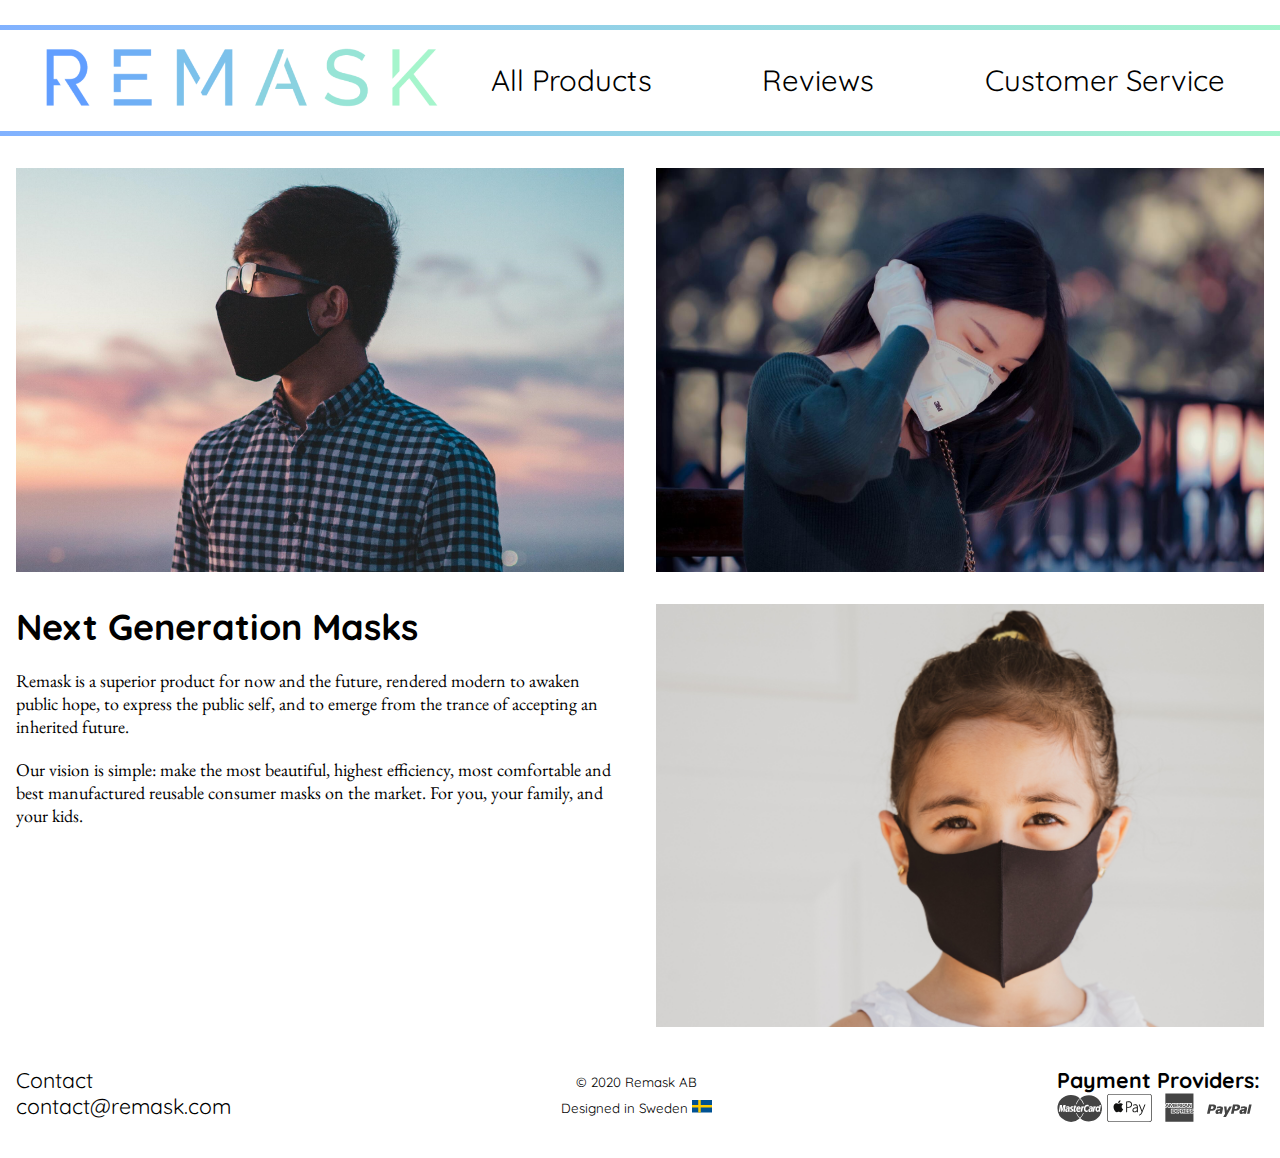
<file: index.html>
<!DOCTYPE html>
<html lang="en">
  <head>
    <meta charset="UTF-8" />
    <meta name="viewport" content="width=device-width, initial-scale=1.0" />
    <title>Remask</title>
    <link rel="stylesheet" href="./header.css">
    <link rel="stylesheet" href="./shared.css">
    <link rel="stylesheet" href="./style.css">

  </head>
  <body>
    <header class="font-quicksand">
      <div class="logo-container">
        <a href="./index.html"
          ><img src="./images/remask1.png" alt="Remask logo" />
        </a>
      </div>
      <nav>
        <ul>
          <li><a href="./products.html"><span data-content="All Products" aria-hidden="true"></span>All Products</a></li>
          <li><a href="./reviews.html"><span data-content="Reviews" aria-hidden="true"></span>Reviews</a></li>
          <li><a href="./service.html"><span data-content="Customer Service" aria-hidden="true"></span>Customer Service</a></li>
        </ul>
      </nav>
    </header>
    <main>
      <div id="showcase">
        <img src="./images/maskcut.jpg" alt="Face mask" />
        <img src="./images/ezgif.com-gif-maker (1).jpg" alt="Face mask" />
      </div>
      <div class="font-eb-garamond" id="info-container">
        <div id="info">
          <h1 class="font-quicksand">Next Generation Masks</h1>
          <p>Remask is a superior product for now and the future, rendered modern to awaken public hope, to express the public self, and to emerge from the trance of accepting an inherited future.</p>

          <p>Our vision is simple: make the most beautiful, highest efficiency, most comfortable and best manufactured reusable consumer masks on the market. For you, your family, and your kids.</p>

        </div>
        <img src="./images/atoms-odHg_WUrZ10-unsplash.jpg" alt="">

        
      </div>
    </main>
    <footer class="font-quicksand">
      <ul class="list">
        <li>Contact</li>
        <li>contact@remask.com</li>
      </ul>
      <div class="copyright">
        <p>© 2020 Remask AB</p>
        <p>Designed in Sweden <svg aria-hidden="true" focusable="false" role="presentation" class="flag" viewbox="0 0 16 10"><path fill="#005293" d="M0 0h16v10H0z"></path><path fill="#FECB00" d="M5 0h2v10H5z"></path><path fill="#FECB00" d="M0 4h16v2H0z"></path></svg></p>
      </div>
        <div class="payment-providers">
        <h2>Payment Providers:</h2>
        <div class="payment-icons">
          <svg aria-hidden="true" focusable="false" role="presentation" class="icon" viewbox="0 0 23 15"><path d="M17.375 8.166c-.537 0-.644.237-.644.437 0 .1.061.276.284.276.437 0 .53-.575.514-.699-.015 0-.03-.015-.154-.015zm-6.301-.975c-.399 0-.476.453-.476.499h.813c-.008-.039.07-.499-.337-.499zm-5.526.975c-.537 0-.645.237-.645.437 0 .1.061.276.285.276.437 0 .53-.575.514-.699-.016 0-.03-.015-.154-.015zm15.45-.899c-.323 0-.576.376-.576.937 0 .346.122.568.384.568.399 0 .583-.515.583-.899.008-.422-.13-.606-.392-.606zM16.292.951a6.7 6.7 0 0 0-4.368 1.62 7.007 7.007 0 0 1 1.88 3.024h-.322a6.772 6.772 0 0 0-1.789-2.817 6.723 6.723 0 0 0-1.788 2.817h-.323A7.004 7.004 0 0 1 11.58 2.47 6.817 6.817 0 0 0 7.097.798 6.859 6.859 0 0 0 .236 7.659a6.86 6.86 0 0 0 11.343 5.196 7.07 7.07 0 0 1-1.872-2.764h.33a6.727 6.727 0 0 0 1.657 2.449 6.731 6.731 0 0 0 1.659-2.449h.33a6.937 6.937 0 0 1-1.759 2.656 6.7 6.7 0 0 0 4.368 1.62A6.716 6.716 0 0 0 23 7.658C23 3.958 19.992.95 16.292.95v.001zM3.13 9.44l.414-2.618-.936 2.618h-.499l-.061-2.618-.445 2.618H.897l.584-3.477h1.066l.031 2.133.721-2.133H4.45L3.875 9.44H3.13zm2.495 0l.022-.277c-.015 0-.23.338-.752.338-.268 0-.705-.146-.705-.783 0-.813.66-1.081 1.297-1.081.1 0 .314.015.314.015s.023-.046.023-.184c0-.223-.2-.254-.468-.254-.475 0-.798.13-.798.13l.107-.63s.384-.16.883-.16c.26 0 1.005.03 1.005.882l-.284 2.01h-.644V9.44zm2.709-.89c0 .967-.937.928-1.105.928-.614 0-.799-.085-.822-.092l.1-.636c0-.008.307.107.645.107.199 0 .453-.015.453-.253 0-.354-.913-.269-.913-1.106 0-.737.544-.951 1.09-.951.414 0 .674.053.674.053l-.091.645s-.4-.03-.499-.03c-.26 0-.399.052-.399.237 0 .376.868.191.868 1.098h-.001zM9.4 7.306l-.207 1.266c-.016.1.015.238.268.238.061 0 .138-.023.185-.023l-.092.622c-.077.023-.284.092-.545.092-.338 0-.583-.192-.583-.622 0-.292.414-2.67.43-2.686h.73l-.078.43h.36l-.091.683H9.4zm1.772 1.55c.369 0 .775-.176.775-.176l-.13.705s-.238.123-.768.123c-.583 0-1.258-.246-1.258-1.274 0-.89.544-1.681 1.274-1.681.798 0 1.044.583 1.044 1.067 0 .191-.092.668-.092.668h-1.49c0-.016-.137.567.645.567v.001zm2.426-1.42c-.506-.176-.544.799-.76 2.01h-.752l.453-2.824h.683l-.06.407s.245-.445.567-.445a.92.92 0 0 1 .138.007c-.092.2-.185.376-.269.844v.001zm2.096 1.965s-.392.1-.637.1c-.868 0-1.313-.6-1.313-1.512 0-1.374.822-2.103 1.666-2.103.376 0 .821.176.821.176l-.122.775s-.299-.207-.668-.207c-.498 0-.944.476-.944 1.335 0 .423.208.821.722.821.246 0 .606-.176.606-.176l-.13.79-.001.001zm1.756.039l.023-.277c-.016 0-.23.338-.752.338-.268 0-.706-.146-.706-.783 0-.813.66-1.081 1.297-1.081.1 0 .315.015.315.015s.023-.046.023-.184c0-.223-.2-.254-.468-.254-.476 0-.799.13-.799.13l.108-.63s.384-.16.882-.16c.26 0 1.006.03 1.006.882l-.284 2.01c-.008-.007-.645-.007-.645-.007zm1.512.008h-.752l.453-2.825h.683l-.06.407s.245-.446.567-.446c.091 0 .138.008.138.008-.1.2-.185.376-.269.844-.506-.176-.544.807-.76 2.01v.002zm2.234-.008l.03-.26s-.245.306-.683.306c-.606 0-.906-.583-.906-1.182 0-.929.561-1.735 1.228-1.735.43 0 .706.376.706.376l.16-.975h.73l-.56 3.469h-.706zm1.367-.015a.195.195 0 0 1-.108.03.178.178 0 0 1-.107-.03.226.226 0 0 1-.085-.085.187.187 0 0 1-.03-.108c0-.038.007-.077.03-.107a.226.226 0 0 1 .085-.085.187.187 0 0 1 .107-.03c.039 0 .077.007.108.03.038.016.061.046.085.085a.19.19 0 0 1 .03.107.178.178 0 0 1-.03.108.218.218 0 0 1-.085.085zm-.024-.353a.197.197 0 0 0-.183 0 .156.156 0 0 0-.07.069.197.197 0 0 0 0 .183c.016.03.039.054.07.07a.197.197 0 0 0 .183 0 .151.151 0 0 0 .07-.07.197.197 0 0 0 0-.183.156.156 0 0 0-.07-.07zm-.03.284l-.023-.039a.18.18 0 0 0-.039-.053c-.008-.007-.015-.008-.03-.008h-.023v.1h-.038v-.238h.084c.031 0 .047 0 .062.008.014.008.022.016.03.023.008.007.008.022.008.038s-.008.03-.016.046c-.016.016-.03.023-.046.023.008 0 .016.008.023.016.006.008.022.023.038.046l.03.047h-.06v-.01zm-.015-.17c0-.008 0-.016-.008-.016l-.016-.015c-.008 0-.023-.008-.038-.008h-.047v.069h.047c.022 0 .038 0 .046-.008.016-.008.016-.016.016-.023v.001z" fill="#444" fill-rule="evenodd"></path></svg>
          <svg aria-hidden="true" focusable="false" role="presentation" class="icon" viewbox="0 0 72 45"><defs><path d="M5.711 0c-.21 0-.415.004-.623.01a9.313 9.313 0 0 0-1.354.116c-.453.08-.875.21-1.287.415-.404.2-.775.464-1.096.777A4.249 4.249 0 0 0 .13 3.645a8.13 8.13 0 0 0-.12 1.32c-.007.202-.01.405-.01.607v33.854c0 .202.004.404.01.607.012.44.04.886.12 1.322.08.44.214.853.425 1.255a4.27 4.27 0 0 0 1.891 1.848c.412.205.834.335 1.287.414.447.078.902.106 1.354.117.208.004.414.007.623.007.244.004.49.004.738.004h59.104c.245 0 .492 0 .738-.002.207 0 .414-.004.622-.007.452-.013.907-.04 1.355-.118a4.69 4.69 0 0 0 1.287-.414 4.293 4.293 0 0 0 1.893-1.847c.21-.403.343-.815.423-1.257.08-.437.108-.882.12-1.323.005-.202.006-.405.01-.606V5.574c-.003-.202-.005-.405-.01-.607a8.873 8.873 0 0 0-.12-1.32 4.421 4.421 0 0 0-.424-1.257A4.273 4.273 0 0 0 69.554.542a4.736 4.736 0 0 0-1.287-.414 9.479 9.479 0 0 0-1.354-.115c-.208-.005-.415-.007-.622-.01h-.738V0H5.711zm.004 44.059c-.202 0-.403-.004-.6-.007a8.678 8.678 0 0 1-1.21-.103 3.575 3.575 0 0 1-1.024-.327c-.315-.156-.6-.36-.853-.605a3.306 3.306 0 0 1-.62-.833 3.493 3.493 0 0 1-.333-1 7.744 7.744 0 0 1-.104-1.178 28.63 28.63 0 0 1-.01-.586V5.581c0-.197.004-.392.01-.59.01-.356.03-.776.104-1.18.07-.374.175-.69.335-1a3.351 3.351 0 0 1 1.47-1.434c.314-.155.64-.26 1.022-.326A8.106 8.106 0 0 1 5.113.946c.2-.004.4-.006.6-.007l.735-.003h59.103l.002.001.73.003c.202 0 .402.003.604.008.366.01.797.03 1.21.104.383.067.707.17 1.023.327a3.38 3.38 0 0 1 1.47 1.438c.16.306.265.623.334 1 .074.4.095.82.104 1.18.006.193.008.39.01.587v33.837c-.002.196-.004.39-.01.585-.01.36-.03.782-.104 1.184a3.45 3.45 0 0 1-.334.995 3.315 3.315 0 0 1-1.473 1.437c-.314.156-.638.26-1.02.327-.42.073-.867.093-1.207.102-.2.004-.403.007-.607.007-.243.003-.488.003-.73.003H6.441c-.24 0-.483 0-.726-.002z" id="a"></path><path d="M8.812 1.718c-.618.713-1.154 1.853-1.007 2.945 1.07.084 2.157-.543 2.822-1.348h-.002c.665-.807 1.113-1.925.99-3.04-.958.038-2.12.64-2.803 1.443zm13.589.247c-.583.067-1.123.143-1.608.227l-.156.027v16.964h1.548v-7.147c.523.09 1.12.137 1.78.137.875 0 1.696-.112 2.44-.333a5.46 5.46 0 0 0 1.956-1.02c.55-.458.988-1.03 1.307-1.7.316-.672.48-1.462.48-2.35 0-.738-.117-1.4-.345-1.968a4.517 4.517 0 0 0-.96-1.488l-.002.001c-.483-.468-1.11-.83-1.855-1.08-.74-.246-1.63-.37-2.643-.37-.698 0-1.354.033-1.942.1zm.563 8.784a5.083 5.083 0 0 1-.778-.13V3.406c.204-.038.457-.073.754-.105.377-.04.83-.06 1.352-.06.645 0 1.24.076 1.77.23.523.15.98.374 1.36.665.37.288.664.662.867 1.113.203.457.306 1.002.306 1.62 0 1.284-.398 2.267-1.18 2.926l.002-.002c-.796.667-1.92 1.006-3.35 1.006-.39 0-.762-.018-1.103-.05zM8.313 5.753c-.753 0-1.91-.85-3.144-.825-1.617.023-3.108.94-3.94 2.387-1.678 2.922-.426 7.238 1.21 9.6.8 1.158 1.752 2.457 3.008 2.41 1.208-.046 1.66-.78 3.12-.78.719-.001 1.183.189 1.621.379.452.194.876.39 1.521.377 1.298-.028 2.123-1.18 2.92-2.344.913-1.34 1.292-2.64 1.312-2.706-.027-.015-2.528-.97-2.556-3.855v-.001c-.02-2.413 1.968-3.574 2.06-3.63-1.124-1.635-2.863-1.86-3.484-1.886-.1-.01-.199-.014-.298-.014-1.373 0-2.649.888-3.35.888zm24.992 1.048a5.796 5.796 0 0 0-1.707.813l-.127.086.525 1.224.19-.126c.4-.27.85-.484 1.34-.637.49-.15.99-.23 1.486-.23.646 0 1.162.12 1.53.35.373.233.655.523.837.86.19.348.312.72.367 1.104.058.4.086.76.086 1.066v.137c-2.295-.01-4.088.372-5.278 1.138-1.25.805-1.884 1.952-1.884 3.405 0 .418.075.84.223 1.257.152.422.378.8.676 1.122.3.326.687.592 1.15.792.46.2 1.004.3 1.61.3.48 0 .93-.06 1.34-.18a4.55 4.55 0 0 0 1.936-1.148 5.12 5.12 0 0 0 .295-.324h.06l.142 1.375h1.492l-.04-.22a9.314 9.314 0 0 1-.147-1.368l-.004-.004c-.017-.48-.025-.962-.025-1.442v-4.715c0-.56-.056-1.13-.165-1.696a4.316 4.316 0 0 0-.643-1.577 3.593 3.593 0 0 0-1.308-1.16c-.55-.296-1.267-.446-2.13-.446a6.81 6.81 0 0 0-1.827.244zm.313 11.145c-.26-.09-.49-.228-.687-.41a2.028 2.028 0 0 1-.48-.698c-.123-.28-.185-.63-.185-1.035 0-.664.18-1.203.53-1.596.36-.408.827-.723 1.38-.935a7.035 7.035 0 0 1 1.864-.425 16.61 16.61 0 0 1 1.787-.077l.002 2.406c0 .167-.04.394-.115.666a3.363 3.363 0 0 1-.415.828c-.18.264-.407.507-.675.72-.267.21-.586.38-.948.506s-.78.19-1.24.19c-.282 0-.555-.048-.818-.14zm13.407-3.258c-.18.475-.35.953-.502 1.418l-.217.663h-.054c-.068-.22-.14-.447-.22-.687-.15-.46-.312-.913-.477-1.345l-3.09-7.906h-1.654l4.42 11.367c.117.275.134.4.134.45 0 .015-.007.11-.135.455a8.3 8.3 0 0 1-.94 1.743c-.353.482-.677.874-.966 1.163a5.252 5.252 0 0 1-1.036.82c-.36.212-.688.385-.98.514l-.165.075.538 1.31.172-.066c.14-.052.403-.172.802-.367.404-.2.85-.514 1.327-.94a6.81 6.81 0 0 0 1.117-1.256c.326-.467.653-1.018.972-1.63a25.07 25.07 0 0 0 .943-2.062c.31-.763.64-1.616.985-2.535l3.57-9.04-1.654-.002-2.89 7.858z" id="c"></path></defs><g fill="none" fill-rule="evenodd"><mask id="b" fill="#fff"><use xlink:href="#a"></use></mask><path fill="#121211" mask="url(#b)" d="M-5 50h82V-5H-5z"></path><g transform="translate(10 10)"><mask id="d" fill="#fff"><use xlink:href="#c"></use></mask><path fill="#121211" mask="url(#d)" d="M-4.567 29.728h61.136V-4.725H-4.567z"></path></g></g></svg>
          <svg aria-hidden="true" focusable="false" role="presentation" class="icon" viewbox="0 0 20 20"><path fill="#444" d="M8.373 7.623v-.46H6.606V9.37h1.767v-.453h-1.24v-.44H8.34v-.453H7.133v-.4zm2.487.134c0-.247-.1-.393-.267-.487-.173-.1-.367-.107-.64-.107H8.74v2.213h.527v-.807h.567c.193 0 .307.02.387.093.093.107.087.3.087.433v.28h.533v-.433c0-.2-.013-.293-.087-.407a.629.629 0 0 0-.26-.187.638.638 0 0 0 .367-.593zm-.693.313c-.073.047-.16.047-.26.047h-.64v-.493h.653c.093 0 .187.007.253.04s.113.1.113.193c-.007.1-.047.173-.12.213zm-8.874.813h1.1l.2.493h1.073V7.643l.767 1.733H4.9l.767-1.733v1.733h.54V7.163h-.873l-.633 1.5-.693-1.5h-.86v2.093l-.9-2.093h-.787L.574 9.23v.14h.513l.207-.487zm.547-1.346l.36.88h-.72l.36-.88zm11.22.1h.5v-.473h-.513c-.367 0-.633.08-.8.26-.227.24-.287.533-.287.867 0 .4.093.653.28.847.147.2.413.273.767.247h.62l.2-.493h1.1l.207.493h1.073v-1.66l1 1.66h.747V7.172h-.54v1.54l-.927-1.54h-.807v2.093l-.893-2.093H14l-.747 1.74h-.24c-.14 0-.287-.027-.367-.113-.1-.113-.147-.28-.147-.52 0-.233.06-.407.153-.5.107-.113.213-.14.407-.14zm1.32-.1l.367.88h-.727l.36-.88zm-3.213-.374h.54v2.213h-.54V7.163zm1.96 4.4a.522.522 0 0 0-.273-.493c-.173-.093-.367-.107-.633-.107h-1.22v2.213h.533v-.807h.567c.193 0 .313.02.387.1.1.1.087.3.087.433v.273h.533v-.44c0-.193-.013-.293-.087-.407a.585.585 0 0 0-.26-.187.61.61 0 0 0 .367-.58zm-.694.314a.534.534 0 0 1-.26.047h-.64v-.493h.653c.093 0 .187 0 .253.04.067.033.107.107.107.2s-.047.167-.113.207zM9.86 10.97H8.173l-.673.727-.653-.727h-2.12v2.213H6.82l.673-.733.653.733h1.027v-.74h.66c.46 0 .92-.127.92-.74-.007-.62-.473-.733-.893-.733zm-3.313 1.747H5.254v-.44h1.16v-.453h-1.16v-.4h1.327l.58.647-.613.647zm2.1.26l-.813-.9.813-.873v1.773zm1.206-.987h-.68v-.56h.687c.193 0 .32.08.32.273 0 .187-.127.287-.327.287zm5.327-.567v-.453h-1.76v2.207h1.76v-.46h-1.233v-.44h1.207v-.453h-1.207v-.4zm4.127.647a.171.171 0 0 0-.047-.053c-.12-.12-.313-.173-.6-.18l-.287-.007a.623.623 0 0 1-.207-.027.169.169 0 0 1-.113-.167c0-.073.02-.12.08-.16.053-.033.12-.04.213-.04h.96v-.473h-1.053c-.553 0-.76.34-.76.66 0 .7.62.667 1.113.687.093 0 .147.013.187.047s.067.08.067.147c0 .06-.027.107-.06.147-.04.04-.113.053-.213.053h-1.013v.473h1.02c.34 0 .587-.093.72-.28a.724.724 0 0 0 .113-.413c-.007-.193-.047-.313-.12-.413zm-.774 1.54h-1.367v-.2c-.16.127-.447.2-.72.2h-4.313v-.713c0-.087-.007-.093-.093-.093h-.067v.807h-1.42v-.833c-.24.1-.507.113-.733.107h-.167v.733h-1.72l-.427-.48-.447.48H4.246v-3.087h2.847l.407.473.433-.473H9.84c.22 0 .58.02.747.18v-.18h1.707c.16 0 .507.033.713.18v-.18h2.58v.18c.127-.12.4-.18.633-.18h1.447v.18c.153-.107.367-.18.66-.18h.98V.258H.574v7.78l.573-1.313h1.38l.18.367v-.367H4.32l.353.793.347-.793h5.127c.233 0 .44.047.593.18v-.18h1.407v.18c.24-.133.54-.18.88-.18h2.033l.187.367v-.367h1.507l.207.367v-.367h1.467v3.08h-1.48l-.28-.467v.467h-1.853l-.2-.493h-.453l-.207.493h-.96c-.38 0-.66-.087-.847-.187v.187h-2.28v-.7c0-.1-.02-.107-.08-.107h-.087v.807H5.288v-.38l-.16.38h-.92l-.16-.38v.373H2.275l-.2-.493h-.453l-.207.493h-.84v9.313h18.727v-5.653c-.207.113-.487.153-.767.153zm-2.013-.907h-1.027v.473h1.027c.533 0 .827-.22.827-.7 0-.227-.053-.36-.16-.467-.12-.12-.313-.173-.607-.18l-.287-.007a.623.623 0 0 1-.207-.027.169.169 0 0 1-.113-.167c0-.073.02-.12.08-.16.053-.033.113-.04.213-.04h.967v-.473h-1.06c-.553 0-.753.34-.753.66 0 .7.62.667 1.113.687.093 0 .147.013.187.047.033.033.067.08.067.147 0 .06-.027.107-.06.147-.033.047-.107.06-.207.06z"></path></svg>
          <svg aria-hidden="true" focusable="false" role="presentation" class="icon" viewbox="0 0 36 20"><path fill="#444" d="M33.691 7.141h2.012l-1.66 7.5h-1.992zM5.332 7.16q.918 0 1.553.674t.381 1.865q-.234 1.152-1.064 1.807t-1.963.654H2.696l-.547 2.48H.001l1.641-7.48h3.691zm19.141 0q.918 0 1.563.674t.391 1.865q-.156.762-.596 1.328t-1.074.85-1.396.283h-1.523l-.527 2.48h-2.148l1.641-7.48h3.672zM8.027 9.055q.098-.02.42-.098t.537-.127.566-.098.684-.049q.547-.02 1.025.078t.879.313.566.645.029 1.016l-.82 3.906H9.94l.137-.586q-.41.41-1.035.586t-1.182.088-.889-.615-.176-1.387q.215-1.016 1.221-1.455t2.744-.439q.059-.293-.059-.469t-.352-.244-.625-.049q-.508.02-1.094.156t-.781.254zm19.18 0q.117-.02.342-.078t.42-.107.439-.088.508-.068.537-.029q.566-.02 1.045.078t.879.313.576.645.039 1.016l-.84 3.906H29.16l.137-.586q-.41.41-1.045.586t-1.201.088-.898-.615-.176-1.387q.137-.703.684-1.123t1.348-.596 1.973-.176q.098-.449-.166-.615t-.869-.146q-.352 0-.762.078t-.713.166-.459.166zM4.004 10.734q.273 0 .537-.137t.449-.371.244-.527q.117-.43-.098-.723t-.625-.293H3.476l-.469 2.051h.996zm19.16 0q.41 0 .781-.303t.469-.732-.127-.723-.615-.293h-1.094l-.43 2.051h1.016zm-9.531-1.933l.801 5.879-1.445 2.461h2.207l4.688-8.34h-2.031L15.9 12.278l-.313-3.477h-1.953zm-3.242 3.887q0-.195.098-.527h-.508q-.918 0-1.172.488-.195.352-.01.586t.537.234q.859-.039 1.055-.781zm19.199 0q.039-.332.117-.527h-.488q-.977 0-1.191.488-.195.352-.01.586t.537.234q.879-.039 1.035-.781z"></path></svg>

        </div>
      </div>

        

    </footer>
      
        
  </body>
</html>
</file>
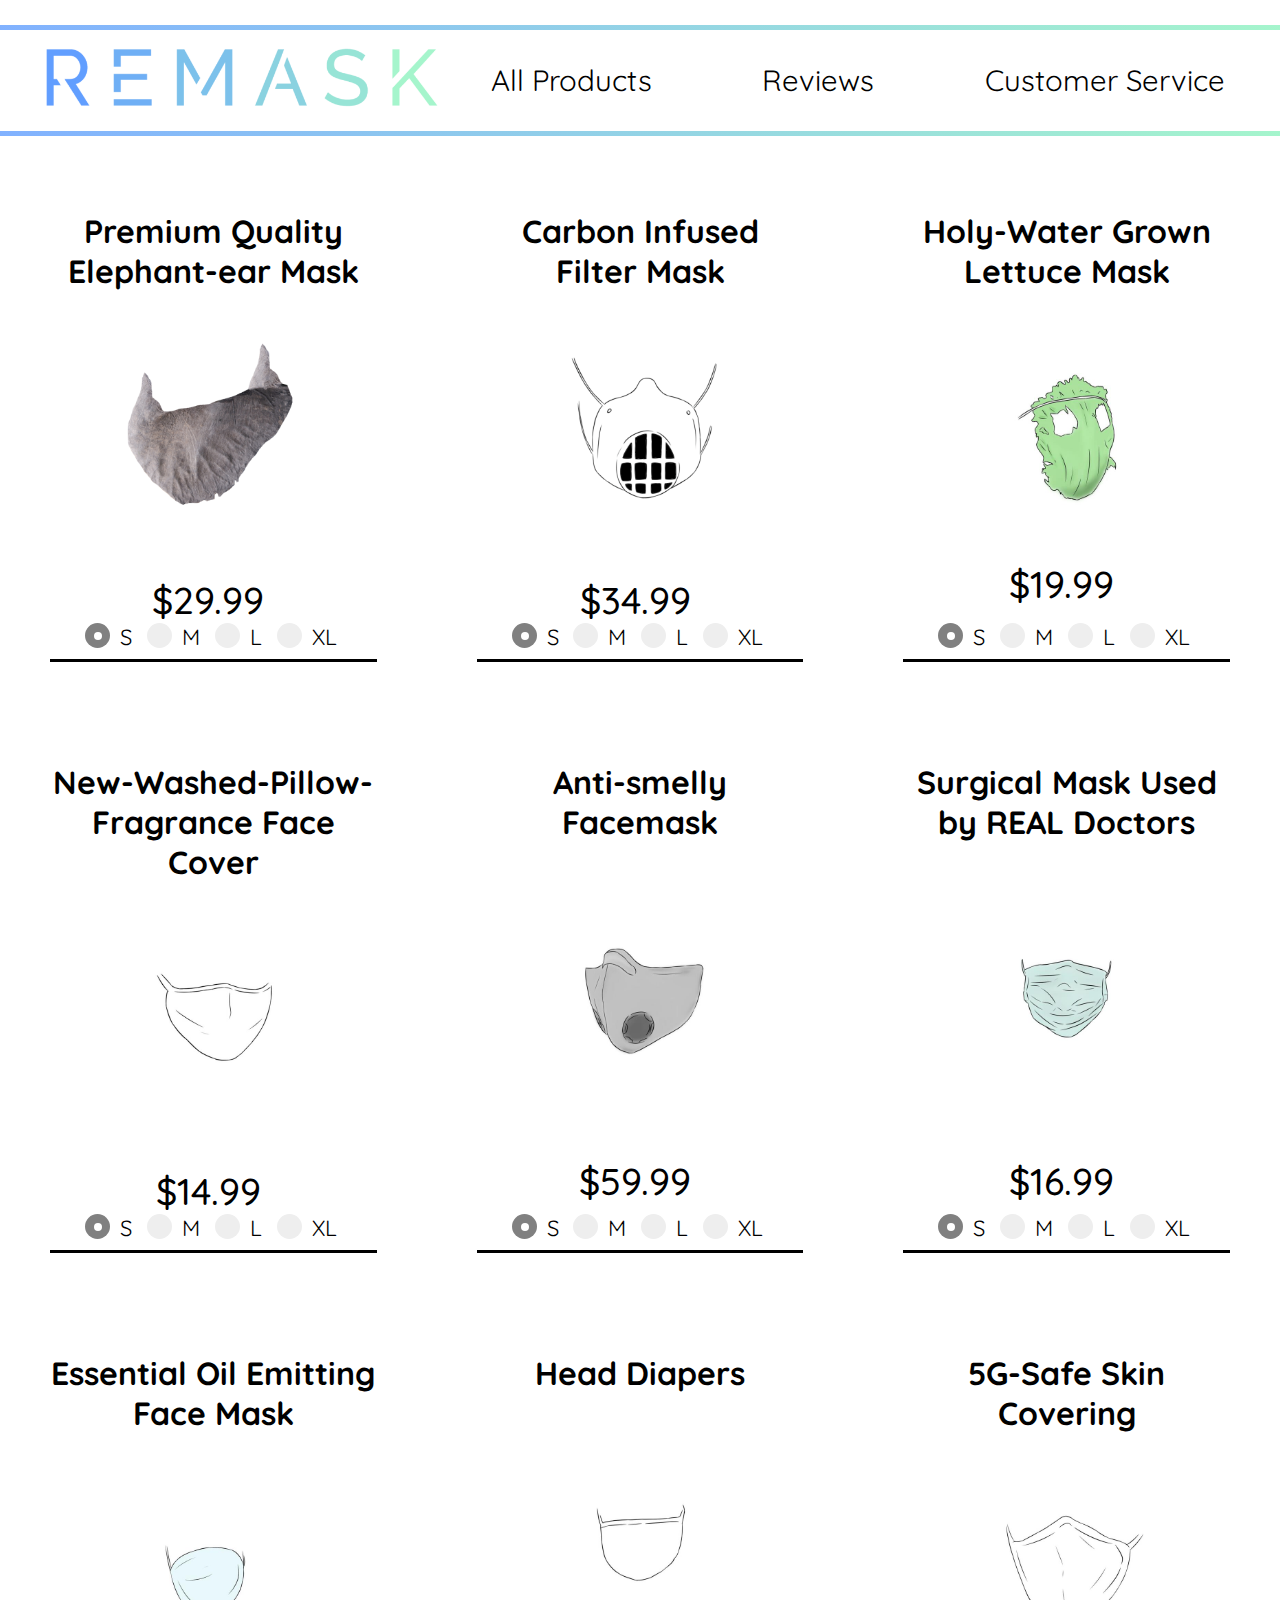
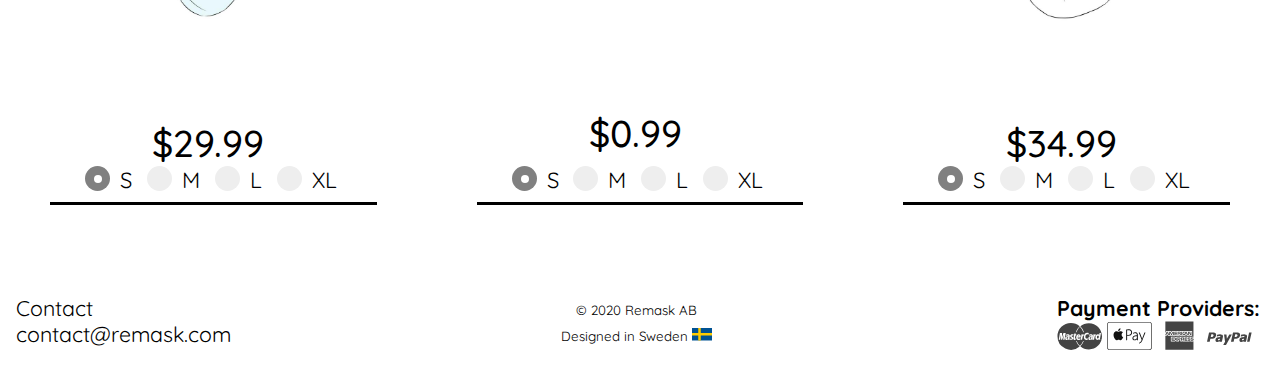
<file: products.html>
<!DOCTYPE html>
<html lang="en">
<head>
    <meta charset="UTF-8">
    <meta name="viewport" content="width=device-width, initial-scale=1.0">
    <title>Remask</title>
    <link rel="stylesheet" href="./header.css">
    <link rel="stylesheet" href="./shared.css">
    <link rel="stylesheet" href="./products.css">

</head>
<body id="body">
    <header class="font-quicksand">
        <div class="logo-container">
            <a href="./index.html"><img src="./images/remask1.png" alt="Remask logo" /> </a>
        </div>
            <nav>
              <ul>
                <li><a href="./products.html"><span data-content="All Products" aria-hidden="true"></span>All Products</a></li>
                <li><a href="./reviews.html"><span data-content="Reviews" aria-hidden="true"></span>Reviews</a></li>
                <li><a href="./service.html"><span data-content="Customer Service" aria-hidden="true"></span>Customer Service</a></li>
              </ul>
            </nav>
          </header>
          <main class="font-quicksand">
            <div id="product1" class="product-container">
              <h1>Premium Quality Elephant-ear Mask</h1>
              <img onclick="document.getElementById('confirm').style.display = 'block'" class="product" src="./images/ezgif.com-gif-maker1.png" alt="">
              <h2>Out of Stock</h2>
              <p class="font-quicksand">$29.99</p>
              <div class="size-selection">
                <label class="check-container">S
                  <input type="radio" name="product1" checked="checked">
                  <span class="checkmark"></span>
                </label>
                
                <label class="check-container">M
                  <input type="radio" name="product1">
                  <span class="checkmark"></span>
                </label>
                
                <label class="check-container">L
                  <input type="radio" name="product1">
                  <span class="checkmark"></span>
                </label>
                
                <label class="check-container">XL
                  <input type="radio" name="product1">
                  <span class="checkmark"></span>
                </label>
              </div>
            </div>
            <div id="product2" class="product-container">
              <h1>Carbon Infused Filter Mask </h1>
              <img onclick="document.getElementById('confirm').style.display = 'block'" class="product" src="./images/ezgif.com-gif-maker.png" alt="">
              <h2>Out of Stock</h2>
              <p class="font-quicksand">$34.99</p>
              <div class="size-selection">
                <label class="check-container">S
                  <input type="radio" name="product2" checked="checked">
                  <span class="checkmark"></span>
                </label>
                
                <label class="check-container">M
                  <input type="radio" name="product2">
                  <span class="checkmark"></span>
                </label>
                
                <label class="check-container">L
                  <input type="radio" name="product2">
                  <span class="checkmark"></span>
                </label>
                
                <label class="check-container">XL
                  <input type="radio" name="product2">
                  <span class="checkmark"></span>
                </label>
              </div>
            </div>
            <div id="product3" class="product-container">
              <h1>Holy-Water Grown Lettuce Mask</h1>
              <img onclick="document.getElementById('confirm').style.display = 'block'" class="product" src="./images/ezgif.com-gif-maker (9).jpg" alt="">
              <h2>Out of Stock</h2>
              <p class="font-quicksand">$19.99</p>
              <div class="size-selection">
                <label class="check-container">S
                  <input type="radio" name="product3" checked="checked">
                  <span class="checkmark"></span>
                </label>
                
                <label class="check-container">M
                  <input type="radio" name="product3">
                  <span class="checkmark"></span>
                </label>
                
                <label class="check-container">L
                  <input type="radio" name="product3">
                  <span class="checkmark"></span>
                </label>
                
                <label class="check-container">XL
                  <input type="radio" name="product3">
                  <span class="checkmark"></span>
                </label>
              </div>
            </div>
            <hr class="line"> 
            <div id="product4" class="product-container">
              <h1>New-Washed-Pillow-Fragrance Face Cover</h1>
              <img onclick="document.getElementById('confirm').style.display = 'block '" class="product" src="./images/ezgif.com-gif-maker (10).jpg" alt="">
              <h2>Out of Stock</h2>
              <p class="font-quicksand">$14.99</p>
              <div class="size-selection">
                <label class="check-container">S
                  <input type="radio" name="product4" checked="checked">
                  <span class="checkmark"></span>
                </label>
                
                <label class="check-container">M
                  <input type="radio" name="product4">
                  <span class="checkmark"></span>
                </label>
                
                <label class="check-container">L
                  <input type="radio" name="product4">
                  <span class="checkmark"></span>
                </label>
                
                <label class="check-container">XL
                  <input type="radio" name="product4">
                  <span class="checkmark"></span>
                </label>
              </div>
            </div>
            <div id="product5" class="product-container">
              <h1>Anti-smelly Facemask </h1>
              <img onclick="document.getElementById('confirm').style.display = 'block'" class="product" src="./images/ezgif.com-gif-maker (11).jpg" alt="">
              <h2>Out of Stock</h2>
              <p class="font-quicksand">$59.99</p>
              <div class="size-selection">
                <label class="check-container">S
                  <input type="radio" name="product5" checked="checked">
                  <span class="checkmark"></span>
                </label>
                
                <label class="check-container">M
                  <input type="radio" name="product5">
                  <span class="checkmark"></span>
                </label>
                
                <label class="check-container">L
                  <input type="radio" name="product5">
                  <span class="checkmark"></span>
                </label>
                
                <label class="check-container">XL
                  <input type="radio" name="product5">
                  <span class="checkmark"></span>
                </label>
              </div>
            </div>
            <div id="product6" class="product-container">
              <h1>Surgical Mask Used by REAL Doctors</h1>
              <img onclick="document.getElementById('confirm').style.display = 'block'" class="product" src="./images/ezgif.com-gif-maker (12).jpg" alt="">
              <h2>Out of Stock</h2>
              <p class="font-quicksand">$16.99</p>
              <div class="size-selection">
                <label class="check-container">S
                  <input type="radio" name="product6" checked="checked">
                  <span class="checkmark"></span>
                </label>
                
                <label class="check-container">M
                  <input type="radio" name="product6">
                  <span class="checkmark"></span>
                </label>
                
                <label class="check-container">L
                  <input type="radio" name="product6">
                  <span class="checkmark"></span>
                </label>
                
                <label class="check-container">XL
                  <input type="radio" name="product6">
                  <span class="checkmark"></span>
                </label>
              </div>
            </div>
            <hr class="line">
            <div id="product7" class="product-container">
              <h1>Essential Oil Emitting Face Mask </h1>
              <img onclick="document.getElementById('confirm').style.display = 'block'" class="product" src="./images/ezgif.com-gif-maker (13).jpg" alt="">
              <h2>Out of Stock</h2>
              <p class="font-quicksand">$29.99</p>
              <div class="size-selection">
                <label class="check-container">S
                  <input type="radio" name="product7" checked="checked">
                  <span class="checkmark"></span>
                </label>
                
                <label class="check-container">M
                  <input type="radio" name="product7">
                  <span class="checkmark"></span>
                </label>
                
                <label class="check-container">L
                  <input type="radio" name="product7">
                  <span class="checkmark"></span>
                </label>
                
                <label class="check-container">XL
                  <input type="radio" name="product7">
                  <span class="checkmark"></span>
                </label>
              </div>
            </div>
            <div id="product8" class="product-container">
              <h1>Head Diapers</h1>
              <img onclick="document.getElementById('confirm').style.display = 'block'" class="product" src="./images/ezgif.com-gif-maker.jpg" alt="">
              <h2>Out of Stock</h2>
              <p class="font-quicksand">$0.99</p>
              <div class="size-selection">
                <label class="check-container">S
                  <input type="radio" name="product8" checked="checked">
                  <span class="checkmark"></span>
                </label>
                
                <label class="check-container">M
                  <input type="radio" name="product8">
                  <span class="checkmark"></span>
                </label>
                
                <label class="check-container">L
                  <input type="radio" name="product8">
                  <span class="checkmark"></span>
                </label>
                
                <label class="check-container">XL
                  <input type="radio" name="product8">
                  <span class="checkmark"></span>
                </label>
              </div>
            </div>
            <div id="product9" class="product-container">
              <h1>5G-Safe Skin Covering </h1>
              <img onclick="document.getElementById('confirm').style.display = 'block'" class="product" src="./images/ezgif.com-gif-maker (14).jpg" alt="">
              <h2>Out of Stock</h2>
              <p class="font-quicksand">$34.99</p>
              <div class="size-selection">
                <label class="check-container">S
                  <input type="radio" name="product9" checked="checked">
                  <span class="checkmark"></span>
                </label>
                
                <label class="check-container">M
                  <input type="radio" name="product9">
                  <span class="checkmark"></span>
                </label>
                
                <label class="check-container">L
                  <input type="radio" name="product9">
                  <span class="checkmark"></span>
                </label>
                
                <label class="check-container">XL
                  <input type="radio" name="product9">
                  <span class="checkmark"></span>
                </label>
              </div>
            </div>
            <hr class="line">
            <div id="confirm">
              <h1>Unavaliable for Purchase</h1>
              <h2>This item is out of stock</h2>
              <button onclick="document.getElementById('confirm').style.display = 'none'"></button>
            </div>
          </main>

          <footer class="font-quicksand">
            <ul class="list">
              <li>Contact</li>
              <li>contact@remask.com</li>
            </ul>
            <div class="copyright">
              <p>© 2020 Remask AB</p>
              <p>Designed in Sweden <svg aria-hidden="true" focusable="false" role="presentation" class="flag" viewbox="0 0 16 10"><path fill="#005293" d="M0 0h16v10H0z"></path><path fill="#FECB00" d="M5 0h2v10H5z"></path><path fill="#FECB00" d="M0 4h16v2H0z"></path></svg></p>
            </div>
              <div class="payment-providers">
              <h2>Payment Providers:</h2>
              <div class="payment-icons">
                <svg aria-hidden="true" focusable="false" role="presentation" class="icon" viewbox="0 0 23 15"><path d="M17.375 8.166c-.537 0-.644.237-.644.437 0 .1.061.276.284.276.437 0 .53-.575.514-.699-.015 0-.03-.015-.154-.015zm-6.301-.975c-.399 0-.476.453-.476.499h.813c-.008-.039.07-.499-.337-.499zm-5.526.975c-.537 0-.645.237-.645.437 0 .1.061.276.285.276.437 0 .53-.575.514-.699-.016 0-.03-.015-.154-.015zm15.45-.899c-.323 0-.576.376-.576.937 0 .346.122.568.384.568.399 0 .583-.515.583-.899.008-.422-.13-.606-.392-.606zM16.292.951a6.7 6.7 0 0 0-4.368 1.62 7.007 7.007 0 0 1 1.88 3.024h-.322a6.772 6.772 0 0 0-1.789-2.817 6.723 6.723 0 0 0-1.788 2.817h-.323A7.004 7.004 0 0 1 11.58 2.47 6.817 6.817 0 0 0 7.097.798 6.859 6.859 0 0 0 .236 7.659a6.86 6.86 0 0 0 11.343 5.196 7.07 7.07 0 0 1-1.872-2.764h.33a6.727 6.727 0 0 0 1.657 2.449 6.731 6.731 0 0 0 1.659-2.449h.33a6.937 6.937 0 0 1-1.759 2.656 6.7 6.7 0 0 0 4.368 1.62A6.716 6.716 0 0 0 23 7.658C23 3.958 19.992.95 16.292.95v.001zM3.13 9.44l.414-2.618-.936 2.618h-.499l-.061-2.618-.445 2.618H.897l.584-3.477h1.066l.031 2.133.721-2.133H4.45L3.875 9.44H3.13zm2.495 0l.022-.277c-.015 0-.23.338-.752.338-.268 0-.705-.146-.705-.783 0-.813.66-1.081 1.297-1.081.1 0 .314.015.314.015s.023-.046.023-.184c0-.223-.2-.254-.468-.254-.475 0-.798.13-.798.13l.107-.63s.384-.16.883-.16c.26 0 1.005.03 1.005.882l-.284 2.01h-.644V9.44zm2.709-.89c0 .967-.937.928-1.105.928-.614 0-.799-.085-.822-.092l.1-.636c0-.008.307.107.645.107.199 0 .453-.015.453-.253 0-.354-.913-.269-.913-1.106 0-.737.544-.951 1.09-.951.414 0 .674.053.674.053l-.091.645s-.4-.03-.499-.03c-.26 0-.399.052-.399.237 0 .376.868.191.868 1.098h-.001zM9.4 7.306l-.207 1.266c-.016.1.015.238.268.238.061 0 .138-.023.185-.023l-.092.622c-.077.023-.284.092-.545.092-.338 0-.583-.192-.583-.622 0-.292.414-2.67.43-2.686h.73l-.078.43h.36l-.091.683H9.4zm1.772 1.55c.369 0 .775-.176.775-.176l-.13.705s-.238.123-.768.123c-.583 0-1.258-.246-1.258-1.274 0-.89.544-1.681 1.274-1.681.798 0 1.044.583 1.044 1.067 0 .191-.092.668-.092.668h-1.49c0-.016-.137.567.645.567v.001zm2.426-1.42c-.506-.176-.544.799-.76 2.01h-.752l.453-2.824h.683l-.06.407s.245-.445.567-.445a.92.92 0 0 1 .138.007c-.092.2-.185.376-.269.844v.001zm2.096 1.965s-.392.1-.637.1c-.868 0-1.313-.6-1.313-1.512 0-1.374.822-2.103 1.666-2.103.376 0 .821.176.821.176l-.122.775s-.299-.207-.668-.207c-.498 0-.944.476-.944 1.335 0 .423.208.821.722.821.246 0 .606-.176.606-.176l-.13.79-.001.001zm1.756.039l.023-.277c-.016 0-.23.338-.752.338-.268 0-.706-.146-.706-.783 0-.813.66-1.081 1.297-1.081.1 0 .315.015.315.015s.023-.046.023-.184c0-.223-.2-.254-.468-.254-.476 0-.799.13-.799.13l.108-.63s.384-.16.882-.16c.26 0 1.006.03 1.006.882l-.284 2.01c-.008-.007-.645-.007-.645-.007zm1.512.008h-.752l.453-2.825h.683l-.06.407s.245-.446.567-.446c.091 0 .138.008.138.008-.1.2-.185.376-.269.844-.506-.176-.544.807-.76 2.01v.002zm2.234-.008l.03-.26s-.245.306-.683.306c-.606 0-.906-.583-.906-1.182 0-.929.561-1.735 1.228-1.735.43 0 .706.376.706.376l.16-.975h.73l-.56 3.469h-.706zm1.367-.015a.195.195 0 0 1-.108.03.178.178 0 0 1-.107-.03.226.226 0 0 1-.085-.085.187.187 0 0 1-.03-.108c0-.038.007-.077.03-.107a.226.226 0 0 1 .085-.085.187.187 0 0 1 .107-.03c.039 0 .077.007.108.03.038.016.061.046.085.085a.19.19 0 0 1 .03.107.178.178 0 0 1-.03.108.218.218 0 0 1-.085.085zm-.024-.353a.197.197 0 0 0-.183 0 .156.156 0 0 0-.07.069.197.197 0 0 0 0 .183c.016.03.039.054.07.07a.197.197 0 0 0 .183 0 .151.151 0 0 0 .07-.07.197.197 0 0 0 0-.183.156.156 0 0 0-.07-.07zm-.03.284l-.023-.039a.18.18 0 0 0-.039-.053c-.008-.007-.015-.008-.03-.008h-.023v.1h-.038v-.238h.084c.031 0 .047 0 .062.008.014.008.022.016.03.023.008.007.008.022.008.038s-.008.03-.016.046c-.016.016-.03.023-.046.023.008 0 .016.008.023.016.006.008.022.023.038.046l.03.047h-.06v-.01zm-.015-.17c0-.008 0-.016-.008-.016l-.016-.015c-.008 0-.023-.008-.038-.008h-.047v.069h.047c.022 0 .038 0 .046-.008.016-.008.016-.016.016-.023v.001z" fill="#444" fill-rule="evenodd"></path></svg>
                <svg aria-hidden="true" focusable="false" role="presentation" class="icon" viewbox="0 0 72 45"><defs><path d="M5.711 0c-.21 0-.415.004-.623.01a9.313 9.313 0 0 0-1.354.116c-.453.08-.875.21-1.287.415-.404.2-.775.464-1.096.777A4.249 4.249 0 0 0 .13 3.645a8.13 8.13 0 0 0-.12 1.32c-.007.202-.01.405-.01.607v33.854c0 .202.004.404.01.607.012.44.04.886.12 1.322.08.44.214.853.425 1.255a4.27 4.27 0 0 0 1.891 1.848c.412.205.834.335 1.287.414.447.078.902.106 1.354.117.208.004.414.007.623.007.244.004.49.004.738.004h59.104c.245 0 .492 0 .738-.002.207 0 .414-.004.622-.007.452-.013.907-.04 1.355-.118a4.69 4.69 0 0 0 1.287-.414 4.293 4.293 0 0 0 1.893-1.847c.21-.403.343-.815.423-1.257.08-.437.108-.882.12-1.323.005-.202.006-.405.01-.606V5.574c-.003-.202-.005-.405-.01-.607a8.873 8.873 0 0 0-.12-1.32 4.421 4.421 0 0 0-.424-1.257A4.273 4.273 0 0 0 69.554.542a4.736 4.736 0 0 0-1.287-.414 9.479 9.479 0 0 0-1.354-.115c-.208-.005-.415-.007-.622-.01h-.738V0H5.711zm.004 44.059c-.202 0-.403-.004-.6-.007a8.678 8.678 0 0 1-1.21-.103 3.575 3.575 0 0 1-1.024-.327c-.315-.156-.6-.36-.853-.605a3.306 3.306 0 0 1-.62-.833 3.493 3.493 0 0 1-.333-1 7.744 7.744 0 0 1-.104-1.178 28.63 28.63 0 0 1-.01-.586V5.581c0-.197.004-.392.01-.59.01-.356.03-.776.104-1.18.07-.374.175-.69.335-1a3.351 3.351 0 0 1 1.47-1.434c.314-.155.64-.26 1.022-.326A8.106 8.106 0 0 1 5.113.946c.2-.004.4-.006.6-.007l.735-.003h59.103l.002.001.73.003c.202 0 .402.003.604.008.366.01.797.03 1.21.104.383.067.707.17 1.023.327a3.38 3.38 0 0 1 1.47 1.438c.16.306.265.623.334 1 .074.4.095.82.104 1.18.006.193.008.39.01.587v33.837c-.002.196-.004.39-.01.585-.01.36-.03.782-.104 1.184a3.45 3.45 0 0 1-.334.995 3.315 3.315 0 0 1-1.473 1.437c-.314.156-.638.26-1.02.327-.42.073-.867.093-1.207.102-.2.004-.403.007-.607.007-.243.003-.488.003-.73.003H6.441c-.24 0-.483 0-.726-.002z" id="a"></path><path d="M8.812 1.718c-.618.713-1.154 1.853-1.007 2.945 1.07.084 2.157-.543 2.822-1.348h-.002c.665-.807 1.113-1.925.99-3.04-.958.038-2.12.64-2.803 1.443zm13.589.247c-.583.067-1.123.143-1.608.227l-.156.027v16.964h1.548v-7.147c.523.09 1.12.137 1.78.137.875 0 1.696-.112 2.44-.333a5.46 5.46 0 0 0 1.956-1.02c.55-.458.988-1.03 1.307-1.7.316-.672.48-1.462.48-2.35 0-.738-.117-1.4-.345-1.968a4.517 4.517 0 0 0-.96-1.488l-.002.001c-.483-.468-1.11-.83-1.855-1.08-.74-.246-1.63-.37-2.643-.37-.698 0-1.354.033-1.942.1zm.563 8.784a5.083 5.083 0 0 1-.778-.13V3.406c.204-.038.457-.073.754-.105.377-.04.83-.06 1.352-.06.645 0 1.24.076 1.77.23.523.15.98.374 1.36.665.37.288.664.662.867 1.113.203.457.306 1.002.306 1.62 0 1.284-.398 2.267-1.18 2.926l.002-.002c-.796.667-1.92 1.006-3.35 1.006-.39 0-.762-.018-1.103-.05zM8.313 5.753c-.753 0-1.91-.85-3.144-.825-1.617.023-3.108.94-3.94 2.387-1.678 2.922-.426 7.238 1.21 9.6.8 1.158 1.752 2.457 3.008 2.41 1.208-.046 1.66-.78 3.12-.78.719-.001 1.183.189 1.621.379.452.194.876.39 1.521.377 1.298-.028 2.123-1.18 2.92-2.344.913-1.34 1.292-2.64 1.312-2.706-.027-.015-2.528-.97-2.556-3.855v-.001c-.02-2.413 1.968-3.574 2.06-3.63-1.124-1.635-2.863-1.86-3.484-1.886-.1-.01-.199-.014-.298-.014-1.373 0-2.649.888-3.35.888zm24.992 1.048a5.796 5.796 0 0 0-1.707.813l-.127.086.525 1.224.19-.126c.4-.27.85-.484 1.34-.637.49-.15.99-.23 1.486-.23.646 0 1.162.12 1.53.35.373.233.655.523.837.86.19.348.312.72.367 1.104.058.4.086.76.086 1.066v.137c-2.295-.01-4.088.372-5.278 1.138-1.25.805-1.884 1.952-1.884 3.405 0 .418.075.84.223 1.257.152.422.378.8.676 1.122.3.326.687.592 1.15.792.46.2 1.004.3 1.61.3.48 0 .93-.06 1.34-.18a4.55 4.55 0 0 0 1.936-1.148 5.12 5.12 0 0 0 .295-.324h.06l.142 1.375h1.492l-.04-.22a9.314 9.314 0 0 1-.147-1.368l-.004-.004c-.017-.48-.025-.962-.025-1.442v-4.715c0-.56-.056-1.13-.165-1.696a4.316 4.316 0 0 0-.643-1.577 3.593 3.593 0 0 0-1.308-1.16c-.55-.296-1.267-.446-2.13-.446a6.81 6.81 0 0 0-1.827.244zm.313 11.145c-.26-.09-.49-.228-.687-.41a2.028 2.028 0 0 1-.48-.698c-.123-.28-.185-.63-.185-1.035 0-.664.18-1.203.53-1.596.36-.408.827-.723 1.38-.935a7.035 7.035 0 0 1 1.864-.425 16.61 16.61 0 0 1 1.787-.077l.002 2.406c0 .167-.04.394-.115.666a3.363 3.363 0 0 1-.415.828c-.18.264-.407.507-.675.72-.267.21-.586.38-.948.506s-.78.19-1.24.19c-.282 0-.555-.048-.818-.14zm13.407-3.258c-.18.475-.35.953-.502 1.418l-.217.663h-.054c-.068-.22-.14-.447-.22-.687-.15-.46-.312-.913-.477-1.345l-3.09-7.906h-1.654l4.42 11.367c.117.275.134.4.134.45 0 .015-.007.11-.135.455a8.3 8.3 0 0 1-.94 1.743c-.353.482-.677.874-.966 1.163a5.252 5.252 0 0 1-1.036.82c-.36.212-.688.385-.98.514l-.165.075.538 1.31.172-.066c.14-.052.403-.172.802-.367.404-.2.85-.514 1.327-.94a6.81 6.81 0 0 0 1.117-1.256c.326-.467.653-1.018.972-1.63a25.07 25.07 0 0 0 .943-2.062c.31-.763.64-1.616.985-2.535l3.57-9.04-1.654-.002-2.89 7.858z" id="c"></path></defs><g fill="none" fill-rule="evenodd"><mask id="b" fill="#fff"><use xlink:href="#a"></use></mask><path fill="#121211" mask="url(#b)" d="M-5 50h82V-5H-5z"></path><g transform="translate(10 10)"><mask id="d" fill="#fff"><use xlink:href="#c"></use></mask><path fill="#121211" mask="url(#d)" d="M-4.567 29.728h61.136V-4.725H-4.567z"></path></g></g></svg>
                <svg aria-hidden="true" focusable="false" role="presentation" class="icon" viewbox="0 0 20 20"><path fill="#444" d="M8.373 7.623v-.46H6.606V9.37h1.767v-.453h-1.24v-.44H8.34v-.453H7.133v-.4zm2.487.134c0-.247-.1-.393-.267-.487-.173-.1-.367-.107-.64-.107H8.74v2.213h.527v-.807h.567c.193 0 .307.02.387.093.093.107.087.3.087.433v.28h.533v-.433c0-.2-.013-.293-.087-.407a.629.629 0 0 0-.26-.187.638.638 0 0 0 .367-.593zm-.693.313c-.073.047-.16.047-.26.047h-.64v-.493h.653c.093 0 .187.007.253.04s.113.1.113.193c-.007.1-.047.173-.12.213zm-8.874.813h1.1l.2.493h1.073V7.643l.767 1.733H4.9l.767-1.733v1.733h.54V7.163h-.873l-.633 1.5-.693-1.5h-.86v2.093l-.9-2.093h-.787L.574 9.23v.14h.513l.207-.487zm.547-1.346l.36.88h-.72l.36-.88zm11.22.1h.5v-.473h-.513c-.367 0-.633.08-.8.26-.227.24-.287.533-.287.867 0 .4.093.653.28.847.147.2.413.273.767.247h.62l.2-.493h1.1l.207.493h1.073v-1.66l1 1.66h.747V7.172h-.54v1.54l-.927-1.54h-.807v2.093l-.893-2.093H14l-.747 1.74h-.24c-.14 0-.287-.027-.367-.113-.1-.113-.147-.28-.147-.52 0-.233.06-.407.153-.5.107-.113.213-.14.407-.14zm1.32-.1l.367.88h-.727l.36-.88zm-3.213-.374h.54v2.213h-.54V7.163zm1.96 4.4a.522.522 0 0 0-.273-.493c-.173-.093-.367-.107-.633-.107h-1.22v2.213h.533v-.807h.567c.193 0 .313.02.387.1.1.1.087.3.087.433v.273h.533v-.44c0-.193-.013-.293-.087-.407a.585.585 0 0 0-.26-.187.61.61 0 0 0 .367-.58zm-.694.314a.534.534 0 0 1-.26.047h-.64v-.493h.653c.093 0 .187 0 .253.04.067.033.107.107.107.2s-.047.167-.113.207zM9.86 10.97H8.173l-.673.727-.653-.727h-2.12v2.213H6.82l.673-.733.653.733h1.027v-.74h.66c.46 0 .92-.127.92-.74-.007-.62-.473-.733-.893-.733zm-3.313 1.747H5.254v-.44h1.16v-.453h-1.16v-.4h1.327l.58.647-.613.647zm2.1.26l-.813-.9.813-.873v1.773zm1.206-.987h-.68v-.56h.687c.193 0 .32.08.32.273 0 .187-.127.287-.327.287zm5.327-.567v-.453h-1.76v2.207h1.76v-.46h-1.233v-.44h1.207v-.453h-1.207v-.4zm4.127.647a.171.171 0 0 0-.047-.053c-.12-.12-.313-.173-.6-.18l-.287-.007a.623.623 0 0 1-.207-.027.169.169 0 0 1-.113-.167c0-.073.02-.12.08-.16.053-.033.12-.04.213-.04h.96v-.473h-1.053c-.553 0-.76.34-.76.66 0 .7.62.667 1.113.687.093 0 .147.013.187.047s.067.08.067.147c0 .06-.027.107-.06.147-.04.04-.113.053-.213.053h-1.013v.473h1.02c.34 0 .587-.093.72-.28a.724.724 0 0 0 .113-.413c-.007-.193-.047-.313-.12-.413zm-.774 1.54h-1.367v-.2c-.16.127-.447.2-.72.2h-4.313v-.713c0-.087-.007-.093-.093-.093h-.067v.807h-1.42v-.833c-.24.1-.507.113-.733.107h-.167v.733h-1.72l-.427-.48-.447.48H4.246v-3.087h2.847l.407.473.433-.473H9.84c.22 0 .58.02.747.18v-.18h1.707c.16 0 .507.033.713.18v-.18h2.58v.18c.127-.12.4-.18.633-.18h1.447v.18c.153-.107.367-.18.66-.18h.98V.258H.574v7.78l.573-1.313h1.38l.18.367v-.367H4.32l.353.793.347-.793h5.127c.233 0 .44.047.593.18v-.18h1.407v.18c.24-.133.54-.18.88-.18h2.033l.187.367v-.367h1.507l.207.367v-.367h1.467v3.08h-1.48l-.28-.467v.467h-1.853l-.2-.493h-.453l-.207.493h-.96c-.38 0-.66-.087-.847-.187v.187h-2.28v-.7c0-.1-.02-.107-.08-.107h-.087v.807H5.288v-.38l-.16.38h-.92l-.16-.38v.373H2.275l-.2-.493h-.453l-.207.493h-.84v9.313h18.727v-5.653c-.207.113-.487.153-.767.153zm-2.013-.907h-1.027v.473h1.027c.533 0 .827-.22.827-.7 0-.227-.053-.36-.16-.467-.12-.12-.313-.173-.607-.18l-.287-.007a.623.623 0 0 1-.207-.027.169.169 0 0 1-.113-.167c0-.073.02-.12.08-.16.053-.033.113-.04.213-.04h.967v-.473h-1.06c-.553 0-.753.34-.753.66 0 .7.62.667 1.113.687.093 0 .147.013.187.047.033.033.067.08.067.147 0 .06-.027.107-.06.147-.033.047-.107.06-.207.06z"></path></svg>
                <svg aria-hidden="true" focusable="false" role="presentation" class="icon" viewbox="0 0 36 20"><path fill="#444" d="M33.691 7.141h2.012l-1.66 7.5h-1.992zM5.332 7.16q.918 0 1.553.674t.381 1.865q-.234 1.152-1.064 1.807t-1.963.654H2.696l-.547 2.48H.001l1.641-7.48h3.691zm19.141 0q.918 0 1.563.674t.391 1.865q-.156.762-.596 1.328t-1.074.85-1.396.283h-1.523l-.527 2.48h-2.148l1.641-7.48h3.672zM8.027 9.055q.098-.02.42-.098t.537-.127.566-.098.684-.049q.547-.02 1.025.078t.879.313.566.645.029 1.016l-.82 3.906H9.94l.137-.586q-.41.41-1.035.586t-1.182.088-.889-.615-.176-1.387q.215-1.016 1.221-1.455t2.744-.439q.059-.293-.059-.469t-.352-.244-.625-.049q-.508.02-1.094.156t-.781.254zm19.18 0q.117-.02.342-.078t.42-.107.439-.088.508-.068.537-.029q.566-.02 1.045.078t.879.313.576.645.039 1.016l-.84 3.906H29.16l.137-.586q-.41.41-1.045.586t-1.201.088-.898-.615-.176-1.387q.137-.703.684-1.123t1.348-.596 1.973-.176q.098-.449-.166-.615t-.869-.146q-.352 0-.762.078t-.713.166-.459.166zM4.004 10.734q.273 0 .537-.137t.449-.371.244-.527q.117-.43-.098-.723t-.625-.293H3.476l-.469 2.051h.996zm19.16 0q.41 0 .781-.303t.469-.732-.127-.723-.615-.293h-1.094l-.43 2.051h1.016zm-9.531-1.933l.801 5.879-1.445 2.461h2.207l4.688-8.34h-2.031L15.9 12.278l-.313-3.477h-1.953zm-3.242 3.887q0-.195.098-.527h-.508q-.918 0-1.172.488-.195.352-.01.586t.537.234q.859-.039 1.055-.781zm19.199 0q.039-.332.117-.527h-.488q-.977 0-1.191.488-.195.352-.01.586t.537.234q.879-.039 1.035-.781z"></path></svg>
      
              </div>
            </div>
      
              
      
          </footer>
</body>
</html>
</file>
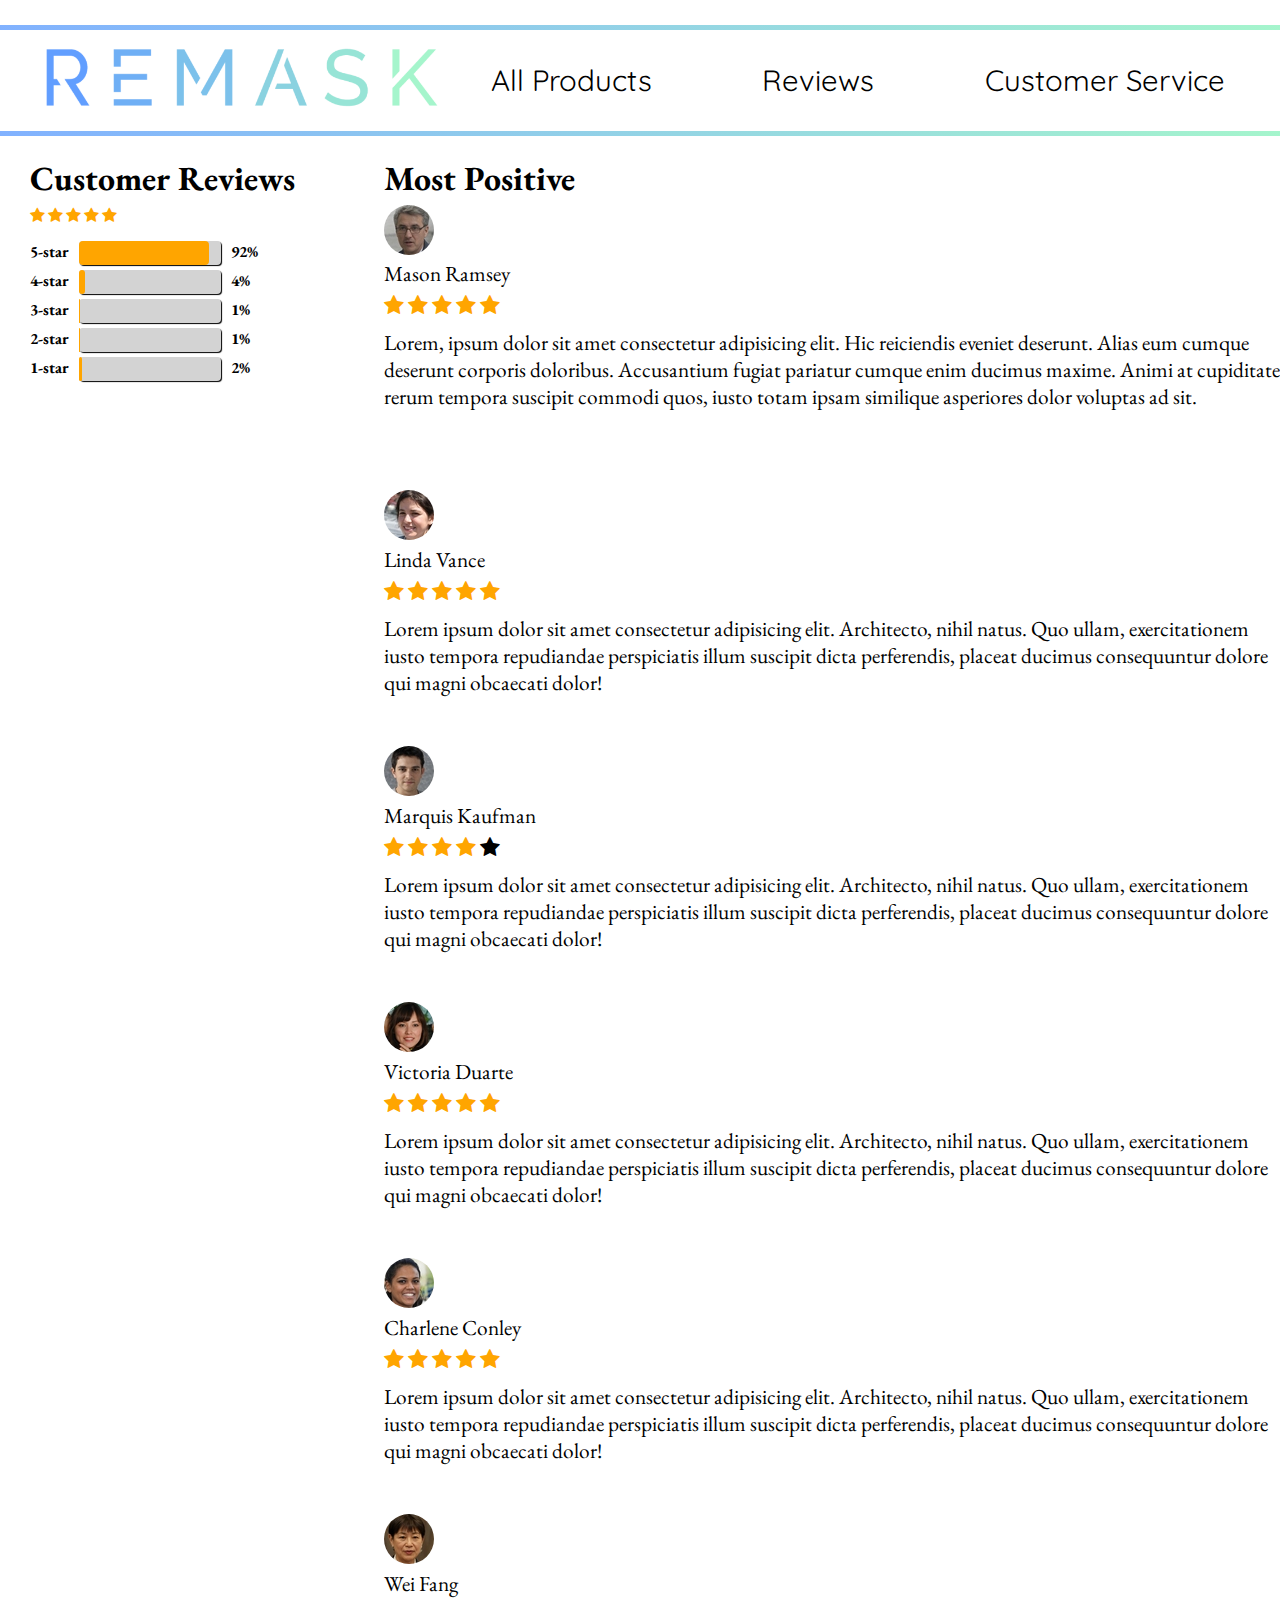
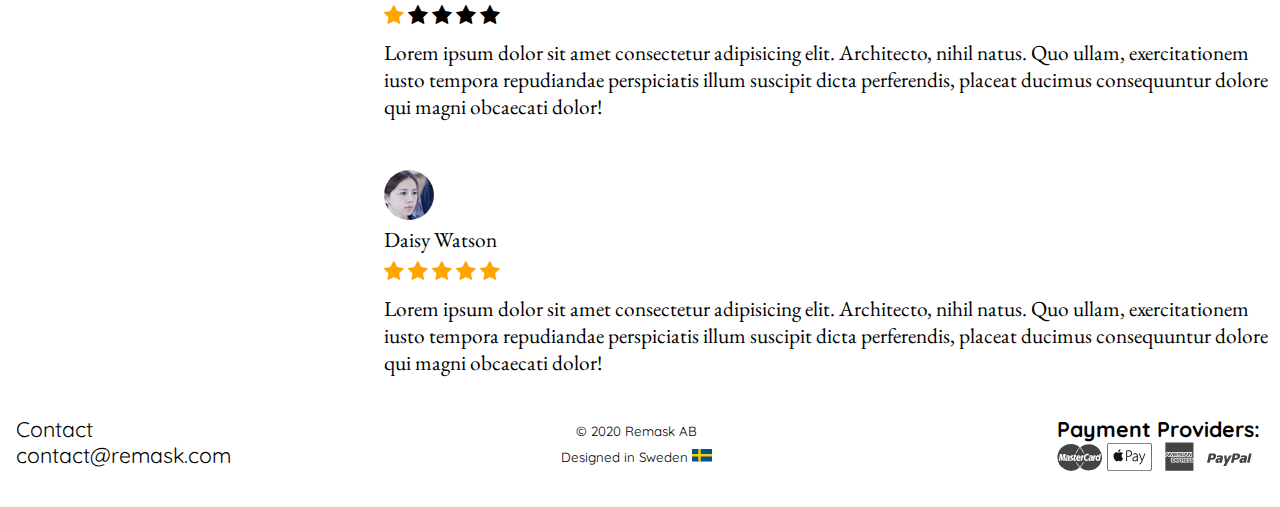
<file: reviews.html>
<!DOCTYPE html>
<html lang="en">
<head>
    <meta charset="UTF-8">
    <meta name="viewport" content="width=device-width, initial-scale=1.0">
    <title>Reviews</title>
    <link rel="stylesheet" href="header.css">
    <link rel="stylesheet" href="reviews.css">
    <link rel="stylesheet" href="shared.css">
    <link rel="stylesheet" href="https://cdnjs.cloudflare.com/ajax/libs/font-awesome/4.7.0/css/font-awesome.min.css">
</head>
<body>
    <header class="font-quicksand">
        <div class="logo-container">
            <a href="./index.html"><img src="./images/remask1.png" alt="Remask logo" />
            </a>
        </div>
        <nav>
            <ul>
                <li><a href="./products.html"><span data-content="All Products" aria-hidden="true"></span>All Products</a>
                </li>
                <li><a href="#"><span data-content="Reviews" aria-hidden="true"></span>Reviews</a></li>
                <li><a href="./service.html"><span data-content="Customer Service" aria-hidden="true"></span>Customer Service</a></li>
            </ul>
        </nav>
    </header>
    <main>
        <div class="summary font-eb-garamond">
            <div class="container">
            <h1>Customer Reviews</h1>
            <div class="rating">
            <span class="fa fa-star checked"></span>
            <span class="fa fa-star checked"></span>
            <span class="fa fa-star checked"></span>
            <span class="fa fa-star checked"></span>
            <span class="fa fa-star checked"></span>
            </div>
            <div id="star5" class="progress-container">
                    <h2>5-star</h2>
                <div class="progress-border">
                    <div class="progress"></div>
                </div>
                    <h2>92%</h2>
            </div>
            <div id="star4" class="progress-container">
                <h2>4-star</h2>
                <div class="progress-border">
                    <div class="progress"></div>
                </div>
                <h2>4%</h2>
            </div>
            <div id="star3" class="progress-container">
                <h2>3-star</h2>
                <div class="progress-border">
                    <div class="progress"></div>
                </div>
                <h2>1%</h2>
            </div>
            <div id="star2" class="progress-container">
                <h2>2-star</h2>
                <div class="progress-border">
                    <div class="progress"></div>
                </div>
                <h2>1%</h2>
            </div>
            <div id="star1" class="progress-container">
                <h2>1-star</h2>
                <div class="progress-border">
                    <div class="progress"></div>
                </div>
                <h2>2%</h2>
            </div>
            </div>
            


        </div>
        <div class="font-eb-garamond reviews">
            <div class="review-card" id="most-helpful">
                <div class="container">
                <h1>Most Positive</h1>
                <img src="./images/ezgif.com-gif-maker (2).jpg" alt="">
                <p>Mason Ramsey</p>
                <div class="rating">
                    <span class="fa fa-star checked"></span>
                    <span class="fa fa-star checked"></span>
                    <span class="fa fa-star checked"></span>
                    <span class="fa fa-star checked"></span>
                    <span class="fa fa-star checked"></span>
                </div>
                <p>Lorem, ipsum dolor sit amet consectetur adipisicing elit. Hic reiciendis eveniet deserunt. Alias eum cumque deserunt corporis doloribus. Accusantium fugiat pariatur cumque enim ducimus maxime. Animi at cupiditate rerum tempora suscipit commodi quos, iusto totam ipsam similique asperiores dolor voluptas ad sit.</p>
                </div>
            </div>
            <div class="review-card">
                <img src="./images/ezgif.com-gif-maker (3).jpg" alt="">
                <p>Linda Vance</p>
                <div class="rating">
                    <span class="fa fa-star checked"></span>
                    <span class="fa fa-star checked"></span>
                    <span class="fa fa-star checked"></span>
                    <span class="fa fa-star checked"></span>
                    <span class="fa fa-star checked"></span>
                </div>
                <p>Lorem ipsum dolor sit amet consectetur adipisicing elit. Architecto, nihil natus. Quo ullam, exercitationem iusto
                    tempora repudiandae perspiciatis illum suscipit dicta perferendis, placeat ducimus consequuntur dolore qui magni
                    obcaecati dolor!</p>
            
            </div>
            <div class="review-card">
                <img src="./images/ezgif.com-gif-maker (4).jpg" alt="">
                <p>Marquis Kaufman</p>
                <div class="rating">
                    <span class="fa fa-star checked"></span>
                    <span class="fa fa-star checked"></span>
                    <span class="fa fa-star checked"></span>
                    <span class="fa fa-star checked"></span>
                    <span class="fa fa-star "></span>
                </div>
                <p>Lorem ipsum dolor sit amet consectetur adipisicing elit. Architecto, nihil natus. Quo ullam, exercitationem iusto
                    tempora repudiandae perspiciatis illum suscipit dicta perferendis, placeat ducimus consequuntur dolore qui magni
                    obcaecati dolor!</p>
            
            </div>
            <div class="review-card">
                <img src="./images/ezgif.com-gif-maker (5).jpg" alt="">
                <p>Victoria Duarte</p>
                <div class="rating">
                    <span class="fa fa-star checked"></span>
                    <span class="fa fa-star checked"></span>
                    <span class="fa fa-star checked"></span>
                    <span class="fa fa-star checked"></span>
                    <span class="fa fa-star checked"></span>
                </div>
                <p>Lorem ipsum dolor sit amet consectetur adipisicing elit. Architecto, nihil natus. Quo ullam, exercitationem iusto
                    tempora repudiandae perspiciatis illum suscipit dicta perferendis, placeat ducimus consequuntur dolore qui magni
                    obcaecati dolor!</p>
            
            </div>
            <div class="review-card">
                <img src="./images/ezgif.com-gif-maker (6).jpg" alt="">
                <p>Charlene Conley</p>
                <div class="rating">
                    <span class="fa fa-star checked"></span>
                    <span class="fa fa-star checked"></span>
                    <span class="fa fa-star checked"></span>
                    <span class="fa fa-star checked"></span>
                    <span class="fa fa-star checked"></span>
                </div>
                <p>Lorem ipsum dolor sit amet consectetur adipisicing elit. Architecto, nihil natus. Quo ullam, exercitationem iusto
                    tempora repudiandae perspiciatis illum suscipit dicta perferendis, placeat ducimus consequuntur dolore qui magni
                    obcaecati dolor!</p>
            
            </div>
            <div class="review-card">
                <img src="./images/ezgif.com-gif-maker (7).jpg" alt="">
                <p>Wei Fang</p>
                <div class="rating">
                    <span class="fa fa-star checked"></span>
                    <span class="fa fa-star "></span>
                    <span class="fa fa-star "></span>
                    <span class="fa fa-star "></span>
                    <span class="fa fa-star "></span>
                </div>
                <p>Lorem ipsum dolor sit amet consectetur adipisicing elit. Architecto, nihil natus. Quo ullam, exercitationem iusto
                    tempora repudiandae perspiciatis illum suscipit dicta perferendis, placeat ducimus consequuntur dolore qui magni
                    obcaecati dolor!</p>
            
            </div>
            <div class="review-card">
                <img src="./images/ezgif.com-gif-maker (8).jpg" alt="">
                <p>Daisy Watson</p>
                <div class="rating">
                    <span class="fa fa-star checked"></span>
                    <span class="fa fa-star checked"></span>
                    <span class="fa fa-star checked"></span>
                    <span class="fa fa-star checked"></span>
                    <span class="fa fa-star checked"></span>
                </div>
                <p>Lorem ipsum dolor sit amet consectetur adipisicing elit. Architecto, nihil natus. Quo ullam, exercitationem iusto
                    tempora repudiandae perspiciatis illum suscipit dicta perferendis, placeat ducimus consequuntur dolore qui magni
                    obcaecati dolor!</p>
            
            </div>
        </div>


    </main>

    <footer class="font-quicksand">
        <ul class="list">
          <li>Contact</li>
          <li>contact@remask.com</li>
        </ul>
        <div class="copyright">
          <p>© 2020 Remask AB</p>
          <p>Designed in Sweden <svg aria-hidden="true" focusable="false" role="presentation" class="flag" viewbox="0 0 16 10"><path fill="#005293" d="M0 0h16v10H0z"></path><path fill="#FECB00" d="M5 0h2v10H5z"></path><path fill="#FECB00" d="M0 4h16v2H0z"></path></svg></p>
        </div>
          <div class="payment-providers">
          <h2>Payment Providers:</h2>
          <div class="payment-icons">
            <svg aria-hidden="true" focusable="false" role="presentation" class="icon" viewbox="0 0 23 15"><path d="M17.375 8.166c-.537 0-.644.237-.644.437 0 .1.061.276.284.276.437 0 .53-.575.514-.699-.015 0-.03-.015-.154-.015zm-6.301-.975c-.399 0-.476.453-.476.499h.813c-.008-.039.07-.499-.337-.499zm-5.526.975c-.537 0-.645.237-.645.437 0 .1.061.276.285.276.437 0 .53-.575.514-.699-.016 0-.03-.015-.154-.015zm15.45-.899c-.323 0-.576.376-.576.937 0 .346.122.568.384.568.399 0 .583-.515.583-.899.008-.422-.13-.606-.392-.606zM16.292.951a6.7 6.7 0 0 0-4.368 1.62 7.007 7.007 0 0 1 1.88 3.024h-.322a6.772 6.772 0 0 0-1.789-2.817 6.723 6.723 0 0 0-1.788 2.817h-.323A7.004 7.004 0 0 1 11.58 2.47 6.817 6.817 0 0 0 7.097.798 6.859 6.859 0 0 0 .236 7.659a6.86 6.86 0 0 0 11.343 5.196 7.07 7.07 0 0 1-1.872-2.764h.33a6.727 6.727 0 0 0 1.657 2.449 6.731 6.731 0 0 0 1.659-2.449h.33a6.937 6.937 0 0 1-1.759 2.656 6.7 6.7 0 0 0 4.368 1.62A6.716 6.716 0 0 0 23 7.658C23 3.958 19.992.95 16.292.95v.001zM3.13 9.44l.414-2.618-.936 2.618h-.499l-.061-2.618-.445 2.618H.897l.584-3.477h1.066l.031 2.133.721-2.133H4.45L3.875 9.44H3.13zm2.495 0l.022-.277c-.015 0-.23.338-.752.338-.268 0-.705-.146-.705-.783 0-.813.66-1.081 1.297-1.081.1 0 .314.015.314.015s.023-.046.023-.184c0-.223-.2-.254-.468-.254-.475 0-.798.13-.798.13l.107-.63s.384-.16.883-.16c.26 0 1.005.03 1.005.882l-.284 2.01h-.644V9.44zm2.709-.89c0 .967-.937.928-1.105.928-.614 0-.799-.085-.822-.092l.1-.636c0-.008.307.107.645.107.199 0 .453-.015.453-.253 0-.354-.913-.269-.913-1.106 0-.737.544-.951 1.09-.951.414 0 .674.053.674.053l-.091.645s-.4-.03-.499-.03c-.26 0-.399.052-.399.237 0 .376.868.191.868 1.098h-.001zM9.4 7.306l-.207 1.266c-.016.1.015.238.268.238.061 0 .138-.023.185-.023l-.092.622c-.077.023-.284.092-.545.092-.338 0-.583-.192-.583-.622 0-.292.414-2.67.43-2.686h.73l-.078.43h.36l-.091.683H9.4zm1.772 1.55c.369 0 .775-.176.775-.176l-.13.705s-.238.123-.768.123c-.583 0-1.258-.246-1.258-1.274 0-.89.544-1.681 1.274-1.681.798 0 1.044.583 1.044 1.067 0 .191-.092.668-.092.668h-1.49c0-.016-.137.567.645.567v.001zm2.426-1.42c-.506-.176-.544.799-.76 2.01h-.752l.453-2.824h.683l-.06.407s.245-.445.567-.445a.92.92 0 0 1 .138.007c-.092.2-.185.376-.269.844v.001zm2.096 1.965s-.392.1-.637.1c-.868 0-1.313-.6-1.313-1.512 0-1.374.822-2.103 1.666-2.103.376 0 .821.176.821.176l-.122.775s-.299-.207-.668-.207c-.498 0-.944.476-.944 1.335 0 .423.208.821.722.821.246 0 .606-.176.606-.176l-.13.79-.001.001zm1.756.039l.023-.277c-.016 0-.23.338-.752.338-.268 0-.706-.146-.706-.783 0-.813.66-1.081 1.297-1.081.1 0 .315.015.315.015s.023-.046.023-.184c0-.223-.2-.254-.468-.254-.476 0-.799.13-.799.13l.108-.63s.384-.16.882-.16c.26 0 1.006.03 1.006.882l-.284 2.01c-.008-.007-.645-.007-.645-.007zm1.512.008h-.752l.453-2.825h.683l-.06.407s.245-.446.567-.446c.091 0 .138.008.138.008-.1.2-.185.376-.269.844-.506-.176-.544.807-.76 2.01v.002zm2.234-.008l.03-.26s-.245.306-.683.306c-.606 0-.906-.583-.906-1.182 0-.929.561-1.735 1.228-1.735.43 0 .706.376.706.376l.16-.975h.73l-.56 3.469h-.706zm1.367-.015a.195.195 0 0 1-.108.03.178.178 0 0 1-.107-.03.226.226 0 0 1-.085-.085.187.187 0 0 1-.03-.108c0-.038.007-.077.03-.107a.226.226 0 0 1 .085-.085.187.187 0 0 1 .107-.03c.039 0 .077.007.108.03.038.016.061.046.085.085a.19.19 0 0 1 .03.107.178.178 0 0 1-.03.108.218.218 0 0 1-.085.085zm-.024-.353a.197.197 0 0 0-.183 0 .156.156 0 0 0-.07.069.197.197 0 0 0 0 .183c.016.03.039.054.07.07a.197.197 0 0 0 .183 0 .151.151 0 0 0 .07-.07.197.197 0 0 0 0-.183.156.156 0 0 0-.07-.07zm-.03.284l-.023-.039a.18.18 0 0 0-.039-.053c-.008-.007-.015-.008-.03-.008h-.023v.1h-.038v-.238h.084c.031 0 .047 0 .062.008.014.008.022.016.03.023.008.007.008.022.008.038s-.008.03-.016.046c-.016.016-.03.023-.046.023.008 0 .016.008.023.016.006.008.022.023.038.046l.03.047h-.06v-.01zm-.015-.17c0-.008 0-.016-.008-.016l-.016-.015c-.008 0-.023-.008-.038-.008h-.047v.069h.047c.022 0 .038 0 .046-.008.016-.008.016-.016.016-.023v.001z" fill="#444" fill-rule="evenodd"></path></svg>
            <svg aria-hidden="true" focusable="false" role="presentation" class="icon" viewbox="0 0 72 45"><defs><path d="M5.711 0c-.21 0-.415.004-.623.01a9.313 9.313 0 0 0-1.354.116c-.453.08-.875.21-1.287.415-.404.2-.775.464-1.096.777A4.249 4.249 0 0 0 .13 3.645a8.13 8.13 0 0 0-.12 1.32c-.007.202-.01.405-.01.607v33.854c0 .202.004.404.01.607.012.44.04.886.12 1.322.08.44.214.853.425 1.255a4.27 4.27 0 0 0 1.891 1.848c.412.205.834.335 1.287.414.447.078.902.106 1.354.117.208.004.414.007.623.007.244.004.49.004.738.004h59.104c.245 0 .492 0 .738-.002.207 0 .414-.004.622-.007.452-.013.907-.04 1.355-.118a4.69 4.69 0 0 0 1.287-.414 4.293 4.293 0 0 0 1.893-1.847c.21-.403.343-.815.423-1.257.08-.437.108-.882.12-1.323.005-.202.006-.405.01-.606V5.574c-.003-.202-.005-.405-.01-.607a8.873 8.873 0 0 0-.12-1.32 4.421 4.421 0 0 0-.424-1.257A4.273 4.273 0 0 0 69.554.542a4.736 4.736 0 0 0-1.287-.414 9.479 9.479 0 0 0-1.354-.115c-.208-.005-.415-.007-.622-.01h-.738V0H5.711zm.004 44.059c-.202 0-.403-.004-.6-.007a8.678 8.678 0 0 1-1.21-.103 3.575 3.575 0 0 1-1.024-.327c-.315-.156-.6-.36-.853-.605a3.306 3.306 0 0 1-.62-.833 3.493 3.493 0 0 1-.333-1 7.744 7.744 0 0 1-.104-1.178 28.63 28.63 0 0 1-.01-.586V5.581c0-.197.004-.392.01-.59.01-.356.03-.776.104-1.18.07-.374.175-.69.335-1a3.351 3.351 0 0 1 1.47-1.434c.314-.155.64-.26 1.022-.326A8.106 8.106 0 0 1 5.113.946c.2-.004.4-.006.6-.007l.735-.003h59.103l.002.001.73.003c.202 0 .402.003.604.008.366.01.797.03 1.21.104.383.067.707.17 1.023.327a3.38 3.38 0 0 1 1.47 1.438c.16.306.265.623.334 1 .074.4.095.82.104 1.18.006.193.008.39.01.587v33.837c-.002.196-.004.39-.01.585-.01.36-.03.782-.104 1.184a3.45 3.45 0 0 1-.334.995 3.315 3.315 0 0 1-1.473 1.437c-.314.156-.638.26-1.02.327-.42.073-.867.093-1.207.102-.2.004-.403.007-.607.007-.243.003-.488.003-.73.003H6.441c-.24 0-.483 0-.726-.002z" id="a"></path><path d="M8.812 1.718c-.618.713-1.154 1.853-1.007 2.945 1.07.084 2.157-.543 2.822-1.348h-.002c.665-.807 1.113-1.925.99-3.04-.958.038-2.12.64-2.803 1.443zm13.589.247c-.583.067-1.123.143-1.608.227l-.156.027v16.964h1.548v-7.147c.523.09 1.12.137 1.78.137.875 0 1.696-.112 2.44-.333a5.46 5.46 0 0 0 1.956-1.02c.55-.458.988-1.03 1.307-1.7.316-.672.48-1.462.48-2.35 0-.738-.117-1.4-.345-1.968a4.517 4.517 0 0 0-.96-1.488l-.002.001c-.483-.468-1.11-.83-1.855-1.08-.74-.246-1.63-.37-2.643-.37-.698 0-1.354.033-1.942.1zm.563 8.784a5.083 5.083 0 0 1-.778-.13V3.406c.204-.038.457-.073.754-.105.377-.04.83-.06 1.352-.06.645 0 1.24.076 1.77.23.523.15.98.374 1.36.665.37.288.664.662.867 1.113.203.457.306 1.002.306 1.62 0 1.284-.398 2.267-1.18 2.926l.002-.002c-.796.667-1.92 1.006-3.35 1.006-.39 0-.762-.018-1.103-.05zM8.313 5.753c-.753 0-1.91-.85-3.144-.825-1.617.023-3.108.94-3.94 2.387-1.678 2.922-.426 7.238 1.21 9.6.8 1.158 1.752 2.457 3.008 2.41 1.208-.046 1.66-.78 3.12-.78.719-.001 1.183.189 1.621.379.452.194.876.39 1.521.377 1.298-.028 2.123-1.18 2.92-2.344.913-1.34 1.292-2.64 1.312-2.706-.027-.015-2.528-.97-2.556-3.855v-.001c-.02-2.413 1.968-3.574 2.06-3.63-1.124-1.635-2.863-1.86-3.484-1.886-.1-.01-.199-.014-.298-.014-1.373 0-2.649.888-3.35.888zm24.992 1.048a5.796 5.796 0 0 0-1.707.813l-.127.086.525 1.224.19-.126c.4-.27.85-.484 1.34-.637.49-.15.99-.23 1.486-.23.646 0 1.162.12 1.53.35.373.233.655.523.837.86.19.348.312.72.367 1.104.058.4.086.76.086 1.066v.137c-2.295-.01-4.088.372-5.278 1.138-1.25.805-1.884 1.952-1.884 3.405 0 .418.075.84.223 1.257.152.422.378.8.676 1.122.3.326.687.592 1.15.792.46.2 1.004.3 1.61.3.48 0 .93-.06 1.34-.18a4.55 4.55 0 0 0 1.936-1.148 5.12 5.12 0 0 0 .295-.324h.06l.142 1.375h1.492l-.04-.22a9.314 9.314 0 0 1-.147-1.368l-.004-.004c-.017-.48-.025-.962-.025-1.442v-4.715c0-.56-.056-1.13-.165-1.696a4.316 4.316 0 0 0-.643-1.577 3.593 3.593 0 0 0-1.308-1.16c-.55-.296-1.267-.446-2.13-.446a6.81 6.81 0 0 0-1.827.244zm.313 11.145c-.26-.09-.49-.228-.687-.41a2.028 2.028 0 0 1-.48-.698c-.123-.28-.185-.63-.185-1.035 0-.664.18-1.203.53-1.596.36-.408.827-.723 1.38-.935a7.035 7.035 0 0 1 1.864-.425 16.61 16.61 0 0 1 1.787-.077l.002 2.406c0 .167-.04.394-.115.666a3.363 3.363 0 0 1-.415.828c-.18.264-.407.507-.675.72-.267.21-.586.38-.948.506s-.78.19-1.24.19c-.282 0-.555-.048-.818-.14zm13.407-3.258c-.18.475-.35.953-.502 1.418l-.217.663h-.054c-.068-.22-.14-.447-.22-.687-.15-.46-.312-.913-.477-1.345l-3.09-7.906h-1.654l4.42 11.367c.117.275.134.4.134.45 0 .015-.007.11-.135.455a8.3 8.3 0 0 1-.94 1.743c-.353.482-.677.874-.966 1.163a5.252 5.252 0 0 1-1.036.82c-.36.212-.688.385-.98.514l-.165.075.538 1.31.172-.066c.14-.052.403-.172.802-.367.404-.2.85-.514 1.327-.94a6.81 6.81 0 0 0 1.117-1.256c.326-.467.653-1.018.972-1.63a25.07 25.07 0 0 0 .943-2.062c.31-.763.64-1.616.985-2.535l3.57-9.04-1.654-.002-2.89 7.858z" id="c"></path></defs><g fill="none" fill-rule="evenodd"><mask id="b" fill="#fff"><use xlink:href="#a"></use></mask><path fill="#121211" mask="url(#b)" d="M-5 50h82V-5H-5z"></path><g transform="translate(10 10)"><mask id="d" fill="#fff"><use xlink:href="#c"></use></mask><path fill="#121211" mask="url(#d)" d="M-4.567 29.728h61.136V-4.725H-4.567z"></path></g></g></svg>
            <svg aria-hidden="true" focusable="false" role="presentation" class="icon" viewbox="0 0 20 20"><path fill="#444" d="M8.373 7.623v-.46H6.606V9.37h1.767v-.453h-1.24v-.44H8.34v-.453H7.133v-.4zm2.487.134c0-.247-.1-.393-.267-.487-.173-.1-.367-.107-.64-.107H8.74v2.213h.527v-.807h.567c.193 0 .307.02.387.093.093.107.087.3.087.433v.28h.533v-.433c0-.2-.013-.293-.087-.407a.629.629 0 0 0-.26-.187.638.638 0 0 0 .367-.593zm-.693.313c-.073.047-.16.047-.26.047h-.64v-.493h.653c.093 0 .187.007.253.04s.113.1.113.193c-.007.1-.047.173-.12.213zm-8.874.813h1.1l.2.493h1.073V7.643l.767 1.733H4.9l.767-1.733v1.733h.54V7.163h-.873l-.633 1.5-.693-1.5h-.86v2.093l-.9-2.093h-.787L.574 9.23v.14h.513l.207-.487zm.547-1.346l.36.88h-.72l.36-.88zm11.22.1h.5v-.473h-.513c-.367 0-.633.08-.8.26-.227.24-.287.533-.287.867 0 .4.093.653.28.847.147.2.413.273.767.247h.62l.2-.493h1.1l.207.493h1.073v-1.66l1 1.66h.747V7.172h-.54v1.54l-.927-1.54h-.807v2.093l-.893-2.093H14l-.747 1.74h-.24c-.14 0-.287-.027-.367-.113-.1-.113-.147-.28-.147-.52 0-.233.06-.407.153-.5.107-.113.213-.14.407-.14zm1.32-.1l.367.88h-.727l.36-.88zm-3.213-.374h.54v2.213h-.54V7.163zm1.96 4.4a.522.522 0 0 0-.273-.493c-.173-.093-.367-.107-.633-.107h-1.22v2.213h.533v-.807h.567c.193 0 .313.02.387.1.1.1.087.3.087.433v.273h.533v-.44c0-.193-.013-.293-.087-.407a.585.585 0 0 0-.26-.187.61.61 0 0 0 .367-.58zm-.694.314a.534.534 0 0 1-.26.047h-.64v-.493h.653c.093 0 .187 0 .253.04.067.033.107.107.107.2s-.047.167-.113.207zM9.86 10.97H8.173l-.673.727-.653-.727h-2.12v2.213H6.82l.673-.733.653.733h1.027v-.74h.66c.46 0 .92-.127.92-.74-.007-.62-.473-.733-.893-.733zm-3.313 1.747H5.254v-.44h1.16v-.453h-1.16v-.4h1.327l.58.647-.613.647zm2.1.26l-.813-.9.813-.873v1.773zm1.206-.987h-.68v-.56h.687c.193 0 .32.08.32.273 0 .187-.127.287-.327.287zm5.327-.567v-.453h-1.76v2.207h1.76v-.46h-1.233v-.44h1.207v-.453h-1.207v-.4zm4.127.647a.171.171 0 0 0-.047-.053c-.12-.12-.313-.173-.6-.18l-.287-.007a.623.623 0 0 1-.207-.027.169.169 0 0 1-.113-.167c0-.073.02-.12.08-.16.053-.033.12-.04.213-.04h.96v-.473h-1.053c-.553 0-.76.34-.76.66 0 .7.62.667 1.113.687.093 0 .147.013.187.047s.067.08.067.147c0 .06-.027.107-.06.147-.04.04-.113.053-.213.053h-1.013v.473h1.02c.34 0 .587-.093.72-.28a.724.724 0 0 0 .113-.413c-.007-.193-.047-.313-.12-.413zm-.774 1.54h-1.367v-.2c-.16.127-.447.2-.72.2h-4.313v-.713c0-.087-.007-.093-.093-.093h-.067v.807h-1.42v-.833c-.24.1-.507.113-.733.107h-.167v.733h-1.72l-.427-.48-.447.48H4.246v-3.087h2.847l.407.473.433-.473H9.84c.22 0 .58.02.747.18v-.18h1.707c.16 0 .507.033.713.18v-.18h2.58v.18c.127-.12.4-.18.633-.18h1.447v.18c.153-.107.367-.18.66-.18h.98V.258H.574v7.78l.573-1.313h1.38l.18.367v-.367H4.32l.353.793.347-.793h5.127c.233 0 .44.047.593.18v-.18h1.407v.18c.24-.133.54-.18.88-.18h2.033l.187.367v-.367h1.507l.207.367v-.367h1.467v3.08h-1.48l-.28-.467v.467h-1.853l-.2-.493h-.453l-.207.493h-.96c-.38 0-.66-.087-.847-.187v.187h-2.28v-.7c0-.1-.02-.107-.08-.107h-.087v.807H5.288v-.38l-.16.38h-.92l-.16-.38v.373H2.275l-.2-.493h-.453l-.207.493h-.84v9.313h18.727v-5.653c-.207.113-.487.153-.767.153zm-2.013-.907h-1.027v.473h1.027c.533 0 .827-.22.827-.7 0-.227-.053-.36-.16-.467-.12-.12-.313-.173-.607-.18l-.287-.007a.623.623 0 0 1-.207-.027.169.169 0 0 1-.113-.167c0-.073.02-.12.08-.16.053-.033.113-.04.213-.04h.967v-.473h-1.06c-.553 0-.753.34-.753.66 0 .7.62.667 1.113.687.093 0 .147.013.187.047.033.033.067.08.067.147 0 .06-.027.107-.06.147-.033.047-.107.06-.207.06z"></path></svg>
            <svg aria-hidden="true" focusable="false" role="presentation" class="icon" viewbox="0 0 36 20"><path fill="#444" d="M33.691 7.141h2.012l-1.66 7.5h-1.992zM5.332 7.16q.918 0 1.553.674t.381 1.865q-.234 1.152-1.064 1.807t-1.963.654H2.696l-.547 2.48H.001l1.641-7.48h3.691zm19.141 0q.918 0 1.563.674t.391 1.865q-.156.762-.596 1.328t-1.074.85-1.396.283h-1.523l-.527 2.48h-2.148l1.641-7.48h3.672zM8.027 9.055q.098-.02.42-.098t.537-.127.566-.098.684-.049q.547-.02 1.025.078t.879.313.566.645.029 1.016l-.82 3.906H9.94l.137-.586q-.41.41-1.035.586t-1.182.088-.889-.615-.176-1.387q.215-1.016 1.221-1.455t2.744-.439q.059-.293-.059-.469t-.352-.244-.625-.049q-.508.02-1.094.156t-.781.254zm19.18 0q.117-.02.342-.078t.42-.107.439-.088.508-.068.537-.029q.566-.02 1.045.078t.879.313.576.645.039 1.016l-.84 3.906H29.16l.137-.586q-.41.41-1.045.586t-1.201.088-.898-.615-.176-1.387q.137-.703.684-1.123t1.348-.596 1.973-.176q.098-.449-.166-.615t-.869-.146q-.352 0-.762.078t-.713.166-.459.166zM4.004 10.734q.273 0 .537-.137t.449-.371.244-.527q.117-.43-.098-.723t-.625-.293H3.476l-.469 2.051h.996zm19.16 0q.41 0 .781-.303t.469-.732-.127-.723-.615-.293h-1.094l-.43 2.051h1.016zm-9.531-1.933l.801 5.879-1.445 2.461h2.207l4.688-8.34h-2.031L15.9 12.278l-.313-3.477h-1.953zm-3.242 3.887q0-.195.098-.527h-.508q-.918 0-1.172.488-.195.352-.01.586t.537.234q.859-.039 1.055-.781zm19.199 0q.039-.332.117-.527h-.488q-.977 0-1.191.488-.195.352-.01.586t.537.234q.879-.039 1.035-.781z"></path></svg>
  
          </div>
        </div>
  
          
  
      </footer>
</body>
</html>
</file>
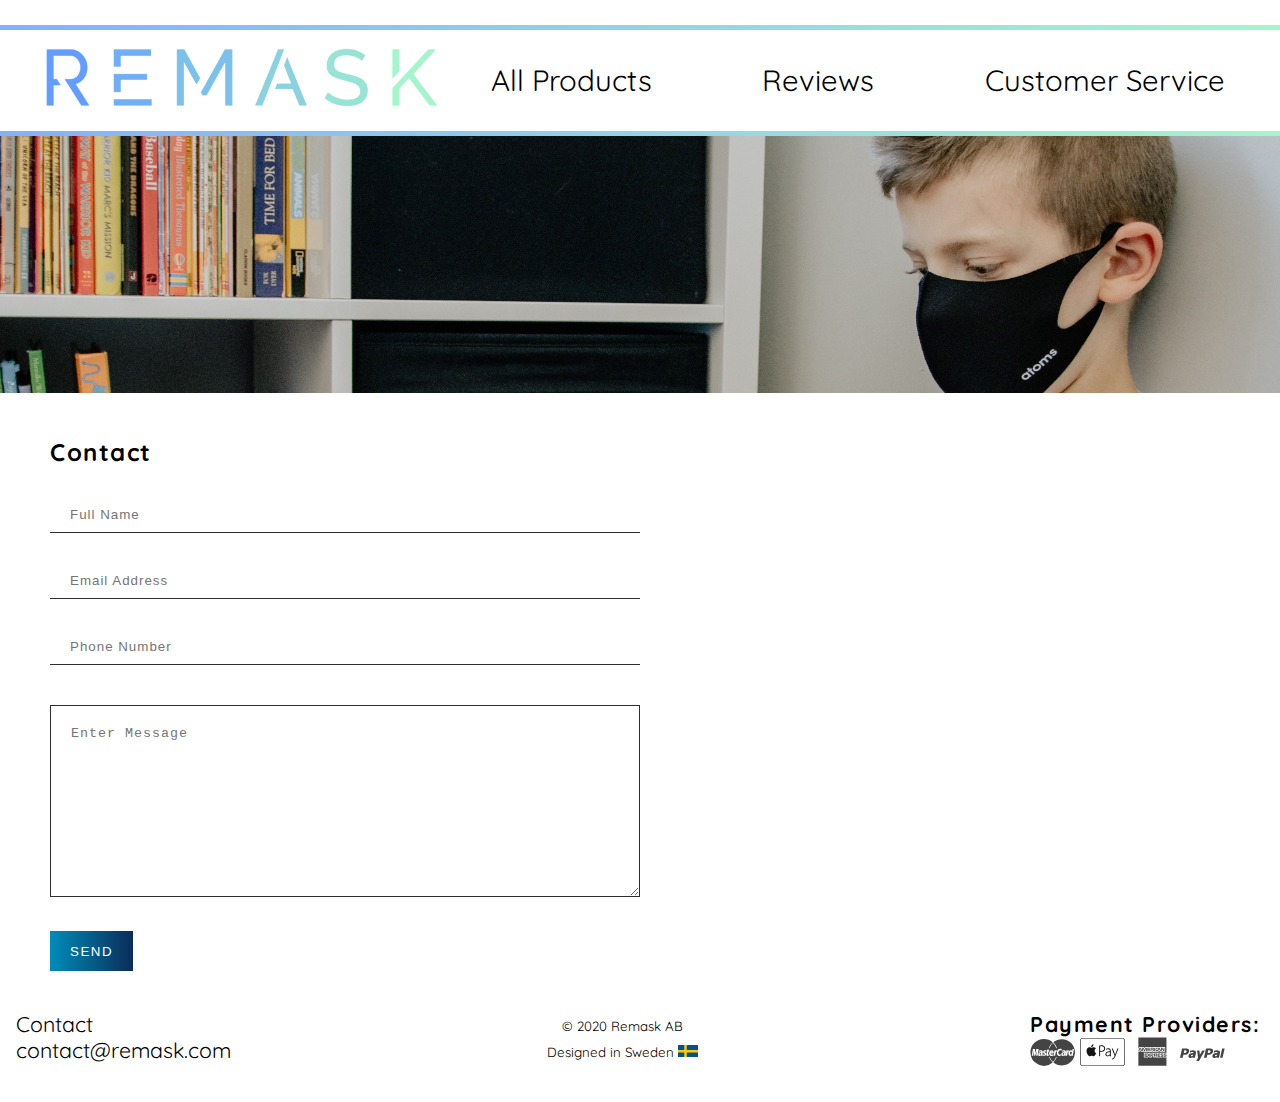
<file: service.html>
<!DOCTYPE html>
<html lang="en">
<head>
    <meta charset="UTF-8">
    <meta name="viewport" content="width=device-width, initial-scale=1.0">
    <title>Document</title>
    <link rel="stylesheet" href="header.css">
    <link rel="stylesheet" href="shared.css">
    <link rel="stylesheet" href="service.css">

</head>
<body>
    <header class="font-quicksand">
        <div class="logo-container">
          <a href="./index.html"
            ><img src="./images/remask1.png" alt="Remask logo" />
          </a>
        </div>
        <nav>
          <ul>
            <li><a href="./products.html"><span data-content="All Products" aria-hidden="true"></span>All Products</a></li>
            <li><a href="./reviews.html"><span data-content="Reviews" aria-hidden="true"></span>Reviews</a></li>
            <li><a href="#"><span data-content="Customer Service" aria-hidden="true"></span>Customer Service</a></li>
          </ul>
        </nav>
      </header>

      <main class="font-quicksand">
          <img src="./images/ezgif.com-gif-maker (15).jpg" alt="">
                <form id="contact_form" action="./index.html" class="contact-form"><input type="hidden" name="form_type" value="contact"><input type="hidden" name="utf8" value="✓">
                    <div class="left-col">
                    <h2>Contact</h2>
                  <div class="contact-input">
                      <input type="text"  placeholder="Full Name" value="">
                  </div>
                  <div class="contact-input">
                      <input type="email" placeholder="Email Address" value="" spellcheck="false" autocomplete="off" autocapitalize="off">
                  </div>
                  <div class="contact-input">
                      <input type="tel" placeholder="Phone Number" value="" pattern="[0-9\-]*">
                  </div>
                  <div class="contact-input">
                      <textarea rows="10" placeholder="Enter Message"></textarea>
                  </div>
                  <div class="contact-input">
                          <button onclick="alert('Message Successfully Sent')">
                              <span>SEND</span>
                          </button>
                  </div>
                </div>
                <div class="right-col">

                </div>


    
                </form>
      </main>

      <footer class="font-quicksand">
        <ul class="list">
          <li>Contact</li>
          <li>contact@remask.com</li>
        </ul>
        <div class="copyright">
          <p>© 2020 Remask AB</p>
          <p>Designed in Sweden <svg aria-hidden="true" focusable="false" role="presentation" class="flag" viewbox="0 0 16 10"><path fill="#005293" d="M0 0h16v10H0z"></path><path fill="#FECB00" d="M5 0h2v10H5z"></path><path fill="#FECB00" d="M0 4h16v2H0z"></path></svg></p>
        </div>
          <div class="payment-providers">
          <h2>Payment Providers:</h2>
          <div class="payment-icons">
            <svg aria-hidden="true" focusable="false" role="presentation" class="icon" viewbox="0 0 23 15"><path d="M17.375 8.166c-.537 0-.644.237-.644.437 0 .1.061.276.284.276.437 0 .53-.575.514-.699-.015 0-.03-.015-.154-.015zm-6.301-.975c-.399 0-.476.453-.476.499h.813c-.008-.039.07-.499-.337-.499zm-5.526.975c-.537 0-.645.237-.645.437 0 .1.061.276.285.276.437 0 .53-.575.514-.699-.016 0-.03-.015-.154-.015zm15.45-.899c-.323 0-.576.376-.576.937 0 .346.122.568.384.568.399 0 .583-.515.583-.899.008-.422-.13-.606-.392-.606zM16.292.951a6.7 6.7 0 0 0-4.368 1.62 7.007 7.007 0 0 1 1.88 3.024h-.322a6.772 6.772 0 0 0-1.789-2.817 6.723 6.723 0 0 0-1.788 2.817h-.323A7.004 7.004 0 0 1 11.58 2.47 6.817 6.817 0 0 0 7.097.798 6.859 6.859 0 0 0 .236 7.659a6.86 6.86 0 0 0 11.343 5.196 7.07 7.07 0 0 1-1.872-2.764h.33a6.727 6.727 0 0 0 1.657 2.449 6.731 6.731 0 0 0 1.659-2.449h.33a6.937 6.937 0 0 1-1.759 2.656 6.7 6.7 0 0 0 4.368 1.62A6.716 6.716 0 0 0 23 7.658C23 3.958 19.992.95 16.292.95v.001zM3.13 9.44l.414-2.618-.936 2.618h-.499l-.061-2.618-.445 2.618H.897l.584-3.477h1.066l.031 2.133.721-2.133H4.45L3.875 9.44H3.13zm2.495 0l.022-.277c-.015 0-.23.338-.752.338-.268 0-.705-.146-.705-.783 0-.813.66-1.081 1.297-1.081.1 0 .314.015.314.015s.023-.046.023-.184c0-.223-.2-.254-.468-.254-.475 0-.798.13-.798.13l.107-.63s.384-.16.883-.16c.26 0 1.005.03 1.005.882l-.284 2.01h-.644V9.44zm2.709-.89c0 .967-.937.928-1.105.928-.614 0-.799-.085-.822-.092l.1-.636c0-.008.307.107.645.107.199 0 .453-.015.453-.253 0-.354-.913-.269-.913-1.106 0-.737.544-.951 1.09-.951.414 0 .674.053.674.053l-.091.645s-.4-.03-.499-.03c-.26 0-.399.052-.399.237 0 .376.868.191.868 1.098h-.001zM9.4 7.306l-.207 1.266c-.016.1.015.238.268.238.061 0 .138-.023.185-.023l-.092.622c-.077.023-.284.092-.545.092-.338 0-.583-.192-.583-.622 0-.292.414-2.67.43-2.686h.73l-.078.43h.36l-.091.683H9.4zm1.772 1.55c.369 0 .775-.176.775-.176l-.13.705s-.238.123-.768.123c-.583 0-1.258-.246-1.258-1.274 0-.89.544-1.681 1.274-1.681.798 0 1.044.583 1.044 1.067 0 .191-.092.668-.092.668h-1.49c0-.016-.137.567.645.567v.001zm2.426-1.42c-.506-.176-.544.799-.76 2.01h-.752l.453-2.824h.683l-.06.407s.245-.445.567-.445a.92.92 0 0 1 .138.007c-.092.2-.185.376-.269.844v.001zm2.096 1.965s-.392.1-.637.1c-.868 0-1.313-.6-1.313-1.512 0-1.374.822-2.103 1.666-2.103.376 0 .821.176.821.176l-.122.775s-.299-.207-.668-.207c-.498 0-.944.476-.944 1.335 0 .423.208.821.722.821.246 0 .606-.176.606-.176l-.13.79-.001.001zm1.756.039l.023-.277c-.016 0-.23.338-.752.338-.268 0-.706-.146-.706-.783 0-.813.66-1.081 1.297-1.081.1 0 .315.015.315.015s.023-.046.023-.184c0-.223-.2-.254-.468-.254-.476 0-.799.13-.799.13l.108-.63s.384-.16.882-.16c.26 0 1.006.03 1.006.882l-.284 2.01c-.008-.007-.645-.007-.645-.007zm1.512.008h-.752l.453-2.825h.683l-.06.407s.245-.446.567-.446c.091 0 .138.008.138.008-.1.2-.185.376-.269.844-.506-.176-.544.807-.76 2.01v.002zm2.234-.008l.03-.26s-.245.306-.683.306c-.606 0-.906-.583-.906-1.182 0-.929.561-1.735 1.228-1.735.43 0 .706.376.706.376l.16-.975h.73l-.56 3.469h-.706zm1.367-.015a.195.195 0 0 1-.108.03.178.178 0 0 1-.107-.03.226.226 0 0 1-.085-.085.187.187 0 0 1-.03-.108c0-.038.007-.077.03-.107a.226.226 0 0 1 .085-.085.187.187 0 0 1 .107-.03c.039 0 .077.007.108.03.038.016.061.046.085.085a.19.19 0 0 1 .03.107.178.178 0 0 1-.03.108.218.218 0 0 1-.085.085zm-.024-.353a.197.197 0 0 0-.183 0 .156.156 0 0 0-.07.069.197.197 0 0 0 0 .183c.016.03.039.054.07.07a.197.197 0 0 0 .183 0 .151.151 0 0 0 .07-.07.197.197 0 0 0 0-.183.156.156 0 0 0-.07-.07zm-.03.284l-.023-.039a.18.18 0 0 0-.039-.053c-.008-.007-.015-.008-.03-.008h-.023v.1h-.038v-.238h.084c.031 0 .047 0 .062.008.014.008.022.016.03.023.008.007.008.022.008.038s-.008.03-.016.046c-.016.016-.03.023-.046.023.008 0 .016.008.023.016.006.008.022.023.038.046l.03.047h-.06v-.01zm-.015-.17c0-.008 0-.016-.008-.016l-.016-.015c-.008 0-.023-.008-.038-.008h-.047v.069h.047c.022 0 .038 0 .046-.008.016-.008.016-.016.016-.023v.001z" fill="#444" fill-rule="evenodd"></path></svg>
            <svg aria-hidden="true" focusable="false" role="presentation" class="icon" viewbox="0 0 72 45"><defs><path d="M5.711 0c-.21 0-.415.004-.623.01a9.313 9.313 0 0 0-1.354.116c-.453.08-.875.21-1.287.415-.404.2-.775.464-1.096.777A4.249 4.249 0 0 0 .13 3.645a8.13 8.13 0 0 0-.12 1.32c-.007.202-.01.405-.01.607v33.854c0 .202.004.404.01.607.012.44.04.886.12 1.322.08.44.214.853.425 1.255a4.27 4.27 0 0 0 1.891 1.848c.412.205.834.335 1.287.414.447.078.902.106 1.354.117.208.004.414.007.623.007.244.004.49.004.738.004h59.104c.245 0 .492 0 .738-.002.207 0 .414-.004.622-.007.452-.013.907-.04 1.355-.118a4.69 4.69 0 0 0 1.287-.414 4.293 4.293 0 0 0 1.893-1.847c.21-.403.343-.815.423-1.257.08-.437.108-.882.12-1.323.005-.202.006-.405.01-.606V5.574c-.003-.202-.005-.405-.01-.607a8.873 8.873 0 0 0-.12-1.32 4.421 4.421 0 0 0-.424-1.257A4.273 4.273 0 0 0 69.554.542a4.736 4.736 0 0 0-1.287-.414 9.479 9.479 0 0 0-1.354-.115c-.208-.005-.415-.007-.622-.01h-.738V0H5.711zm.004 44.059c-.202 0-.403-.004-.6-.007a8.678 8.678 0 0 1-1.21-.103 3.575 3.575 0 0 1-1.024-.327c-.315-.156-.6-.36-.853-.605a3.306 3.306 0 0 1-.62-.833 3.493 3.493 0 0 1-.333-1 7.744 7.744 0 0 1-.104-1.178 28.63 28.63 0 0 1-.01-.586V5.581c0-.197.004-.392.01-.59.01-.356.03-.776.104-1.18.07-.374.175-.69.335-1a3.351 3.351 0 0 1 1.47-1.434c.314-.155.64-.26 1.022-.326A8.106 8.106 0 0 1 5.113.946c.2-.004.4-.006.6-.007l.735-.003h59.103l.002.001.73.003c.202 0 .402.003.604.008.366.01.797.03 1.21.104.383.067.707.17 1.023.327a3.38 3.38 0 0 1 1.47 1.438c.16.306.265.623.334 1 .074.4.095.82.104 1.18.006.193.008.39.01.587v33.837c-.002.196-.004.39-.01.585-.01.36-.03.782-.104 1.184a3.45 3.45 0 0 1-.334.995 3.315 3.315 0 0 1-1.473 1.437c-.314.156-.638.26-1.02.327-.42.073-.867.093-1.207.102-.2.004-.403.007-.607.007-.243.003-.488.003-.73.003H6.441c-.24 0-.483 0-.726-.002z" id="a"></path><path d="M8.812 1.718c-.618.713-1.154 1.853-1.007 2.945 1.07.084 2.157-.543 2.822-1.348h-.002c.665-.807 1.113-1.925.99-3.04-.958.038-2.12.64-2.803 1.443zm13.589.247c-.583.067-1.123.143-1.608.227l-.156.027v16.964h1.548v-7.147c.523.09 1.12.137 1.78.137.875 0 1.696-.112 2.44-.333a5.46 5.46 0 0 0 1.956-1.02c.55-.458.988-1.03 1.307-1.7.316-.672.48-1.462.48-2.35 0-.738-.117-1.4-.345-1.968a4.517 4.517 0 0 0-.96-1.488l-.002.001c-.483-.468-1.11-.83-1.855-1.08-.74-.246-1.63-.37-2.643-.37-.698 0-1.354.033-1.942.1zm.563 8.784a5.083 5.083 0 0 1-.778-.13V3.406c.204-.038.457-.073.754-.105.377-.04.83-.06 1.352-.06.645 0 1.24.076 1.77.23.523.15.98.374 1.36.665.37.288.664.662.867 1.113.203.457.306 1.002.306 1.62 0 1.284-.398 2.267-1.18 2.926l.002-.002c-.796.667-1.92 1.006-3.35 1.006-.39 0-.762-.018-1.103-.05zM8.313 5.753c-.753 0-1.91-.85-3.144-.825-1.617.023-3.108.94-3.94 2.387-1.678 2.922-.426 7.238 1.21 9.6.8 1.158 1.752 2.457 3.008 2.41 1.208-.046 1.66-.78 3.12-.78.719-.001 1.183.189 1.621.379.452.194.876.39 1.521.377 1.298-.028 2.123-1.18 2.92-2.344.913-1.34 1.292-2.64 1.312-2.706-.027-.015-2.528-.97-2.556-3.855v-.001c-.02-2.413 1.968-3.574 2.06-3.63-1.124-1.635-2.863-1.86-3.484-1.886-.1-.01-.199-.014-.298-.014-1.373 0-2.649.888-3.35.888zm24.992 1.048a5.796 5.796 0 0 0-1.707.813l-.127.086.525 1.224.19-.126c.4-.27.85-.484 1.34-.637.49-.15.99-.23 1.486-.23.646 0 1.162.12 1.53.35.373.233.655.523.837.86.19.348.312.72.367 1.104.058.4.086.76.086 1.066v.137c-2.295-.01-4.088.372-5.278 1.138-1.25.805-1.884 1.952-1.884 3.405 0 .418.075.84.223 1.257.152.422.378.8.676 1.122.3.326.687.592 1.15.792.46.2 1.004.3 1.61.3.48 0 .93-.06 1.34-.18a4.55 4.55 0 0 0 1.936-1.148 5.12 5.12 0 0 0 .295-.324h.06l.142 1.375h1.492l-.04-.22a9.314 9.314 0 0 1-.147-1.368l-.004-.004c-.017-.48-.025-.962-.025-1.442v-4.715c0-.56-.056-1.13-.165-1.696a4.316 4.316 0 0 0-.643-1.577 3.593 3.593 0 0 0-1.308-1.16c-.55-.296-1.267-.446-2.13-.446a6.81 6.81 0 0 0-1.827.244zm.313 11.145c-.26-.09-.49-.228-.687-.41a2.028 2.028 0 0 1-.48-.698c-.123-.28-.185-.63-.185-1.035 0-.664.18-1.203.53-1.596.36-.408.827-.723 1.38-.935a7.035 7.035 0 0 1 1.864-.425 16.61 16.61 0 0 1 1.787-.077l.002 2.406c0 .167-.04.394-.115.666a3.363 3.363 0 0 1-.415.828c-.18.264-.407.507-.675.72-.267.21-.586.38-.948.506s-.78.19-1.24.19c-.282 0-.555-.048-.818-.14zm13.407-3.258c-.18.475-.35.953-.502 1.418l-.217.663h-.054c-.068-.22-.14-.447-.22-.687-.15-.46-.312-.913-.477-1.345l-3.09-7.906h-1.654l4.42 11.367c.117.275.134.4.134.45 0 .015-.007.11-.135.455a8.3 8.3 0 0 1-.94 1.743c-.353.482-.677.874-.966 1.163a5.252 5.252 0 0 1-1.036.82c-.36.212-.688.385-.98.514l-.165.075.538 1.31.172-.066c.14-.052.403-.172.802-.367.404-.2.85-.514 1.327-.94a6.81 6.81 0 0 0 1.117-1.256c.326-.467.653-1.018.972-1.63a25.07 25.07 0 0 0 .943-2.062c.31-.763.64-1.616.985-2.535l3.57-9.04-1.654-.002-2.89 7.858z" id="c"></path></defs><g fill="none" fill-rule="evenodd"><mask id="b" fill="#fff"><use xlink:href="#a"></use></mask><path fill="#121211" mask="url(#b)" d="M-5 50h82V-5H-5z"></path><g transform="translate(10 10)"><mask id="d" fill="#fff"><use xlink:href="#c"></use></mask><path fill="#121211" mask="url(#d)" d="M-4.567 29.728h61.136V-4.725H-4.567z"></path></g></g></svg>
            <svg aria-hidden="true" focusable="false" role="presentation" class="icon" viewbox="0 0 20 20"><path fill="#444" d="M8.373 7.623v-.46H6.606V9.37h1.767v-.453h-1.24v-.44H8.34v-.453H7.133v-.4zm2.487.134c0-.247-.1-.393-.267-.487-.173-.1-.367-.107-.64-.107H8.74v2.213h.527v-.807h.567c.193 0 .307.02.387.093.093.107.087.3.087.433v.28h.533v-.433c0-.2-.013-.293-.087-.407a.629.629 0 0 0-.26-.187.638.638 0 0 0 .367-.593zm-.693.313c-.073.047-.16.047-.26.047h-.64v-.493h.653c.093 0 .187.007.253.04s.113.1.113.193c-.007.1-.047.173-.12.213zm-8.874.813h1.1l.2.493h1.073V7.643l.767 1.733H4.9l.767-1.733v1.733h.54V7.163h-.873l-.633 1.5-.693-1.5h-.86v2.093l-.9-2.093h-.787L.574 9.23v.14h.513l.207-.487zm.547-1.346l.36.88h-.72l.36-.88zm11.22.1h.5v-.473h-.513c-.367 0-.633.08-.8.26-.227.24-.287.533-.287.867 0 .4.093.653.28.847.147.2.413.273.767.247h.62l.2-.493h1.1l.207.493h1.073v-1.66l1 1.66h.747V7.172h-.54v1.54l-.927-1.54h-.807v2.093l-.893-2.093H14l-.747 1.74h-.24c-.14 0-.287-.027-.367-.113-.1-.113-.147-.28-.147-.52 0-.233.06-.407.153-.5.107-.113.213-.14.407-.14zm1.32-.1l.367.88h-.727l.36-.88zm-3.213-.374h.54v2.213h-.54V7.163zm1.96 4.4a.522.522 0 0 0-.273-.493c-.173-.093-.367-.107-.633-.107h-1.22v2.213h.533v-.807h.567c.193 0 .313.02.387.1.1.1.087.3.087.433v.273h.533v-.44c0-.193-.013-.293-.087-.407a.585.585 0 0 0-.26-.187.61.61 0 0 0 .367-.58zm-.694.314a.534.534 0 0 1-.26.047h-.64v-.493h.653c.093 0 .187 0 .253.04.067.033.107.107.107.2s-.047.167-.113.207zM9.86 10.97H8.173l-.673.727-.653-.727h-2.12v2.213H6.82l.673-.733.653.733h1.027v-.74h.66c.46 0 .92-.127.92-.74-.007-.62-.473-.733-.893-.733zm-3.313 1.747H5.254v-.44h1.16v-.453h-1.16v-.4h1.327l.58.647-.613.647zm2.1.26l-.813-.9.813-.873v1.773zm1.206-.987h-.68v-.56h.687c.193 0 .32.08.32.273 0 .187-.127.287-.327.287zm5.327-.567v-.453h-1.76v2.207h1.76v-.46h-1.233v-.44h1.207v-.453h-1.207v-.4zm4.127.647a.171.171 0 0 0-.047-.053c-.12-.12-.313-.173-.6-.18l-.287-.007a.623.623 0 0 1-.207-.027.169.169 0 0 1-.113-.167c0-.073.02-.12.08-.16.053-.033.12-.04.213-.04h.96v-.473h-1.053c-.553 0-.76.34-.76.66 0 .7.62.667 1.113.687.093 0 .147.013.187.047s.067.08.067.147c0 .06-.027.107-.06.147-.04.04-.113.053-.213.053h-1.013v.473h1.02c.34 0 .587-.093.72-.28a.724.724 0 0 0 .113-.413c-.007-.193-.047-.313-.12-.413zm-.774 1.54h-1.367v-.2c-.16.127-.447.2-.72.2h-4.313v-.713c0-.087-.007-.093-.093-.093h-.067v.807h-1.42v-.833c-.24.1-.507.113-.733.107h-.167v.733h-1.72l-.427-.48-.447.48H4.246v-3.087h2.847l.407.473.433-.473H9.84c.22 0 .58.02.747.18v-.18h1.707c.16 0 .507.033.713.18v-.18h2.58v.18c.127-.12.4-.18.633-.18h1.447v.18c.153-.107.367-.18.66-.18h.98V.258H.574v7.78l.573-1.313h1.38l.18.367v-.367H4.32l.353.793.347-.793h5.127c.233 0 .44.047.593.18v-.18h1.407v.18c.24-.133.54-.18.88-.18h2.033l.187.367v-.367h1.507l.207.367v-.367h1.467v3.08h-1.48l-.28-.467v.467h-1.853l-.2-.493h-.453l-.207.493h-.96c-.38 0-.66-.087-.847-.187v.187h-2.28v-.7c0-.1-.02-.107-.08-.107h-.087v.807H5.288v-.38l-.16.38h-.92l-.16-.38v.373H2.275l-.2-.493h-.453l-.207.493h-.84v9.313h18.727v-5.653c-.207.113-.487.153-.767.153zm-2.013-.907h-1.027v.473h1.027c.533 0 .827-.22.827-.7 0-.227-.053-.36-.16-.467-.12-.12-.313-.173-.607-.18l-.287-.007a.623.623 0 0 1-.207-.027.169.169 0 0 1-.113-.167c0-.073.02-.12.08-.16.053-.033.113-.04.213-.04h.967v-.473h-1.06c-.553 0-.753.34-.753.66 0 .7.62.667 1.113.687.093 0 .147.013.187.047.033.033.067.08.067.147 0 .06-.027.107-.06.147-.033.047-.107.06-.207.06z"></path></svg>
            <svg aria-hidden="true" focusable="false" role="presentation" class="icon" viewbox="0 0 36 20"><path fill="#444" d="M33.691 7.141h2.012l-1.66 7.5h-1.992zM5.332 7.16q.918 0 1.553.674t.381 1.865q-.234 1.152-1.064 1.807t-1.963.654H2.696l-.547 2.48H.001l1.641-7.48h3.691zm19.141 0q.918 0 1.563.674t.391 1.865q-.156.762-.596 1.328t-1.074.85-1.396.283h-1.523l-.527 2.48h-2.148l1.641-7.48h3.672zM8.027 9.055q.098-.02.42-.098t.537-.127.566-.098.684-.049q.547-.02 1.025.078t.879.313.566.645.029 1.016l-.82 3.906H9.94l.137-.586q-.41.41-1.035.586t-1.182.088-.889-.615-.176-1.387q.215-1.016 1.221-1.455t2.744-.439q.059-.293-.059-.469t-.352-.244-.625-.049q-.508.02-1.094.156t-.781.254zm19.18 0q.117-.02.342-.078t.42-.107.439-.088.508-.068.537-.029q.566-.02 1.045.078t.879.313.576.645.039 1.016l-.84 3.906H29.16l.137-.586q-.41.41-1.045.586t-1.201.088-.898-.615-.176-1.387q.137-.703.684-1.123t1.348-.596 1.973-.176q.098-.449-.166-.615t-.869-.146q-.352 0-.762.078t-.713.166-.459.166zM4.004 10.734q.273 0 .537-.137t.449-.371.244-.527q.117-.43-.098-.723t-.625-.293H3.476l-.469 2.051h.996zm19.16 0q.41 0 .781-.303t.469-.732-.127-.723-.615-.293h-1.094l-.43 2.051h1.016zm-9.531-1.933l.801 5.879-1.445 2.461h2.207l4.688-8.34h-2.031L15.9 12.278l-.313-3.477h-1.953zm-3.242 3.887q0-.195.098-.527h-.508q-.918 0-1.172.488-.195.352-.01.586t.537.234q.859-.039 1.055-.781zm19.199 0q.039-.332.117-.527h-.488q-.977 0-1.191.488-.195.352-.01.586t.537.234q.879-.039 1.035-.781z"></path></svg>
  
          </div>
        </div>
  
          
  
      </footer>
</body>
</html>
</file>
<file: header.css>
header {
  display: flex;
  justify-content: space-between;
  flex-wrap: wrap;
  align-items: center;
  margin: 25px -10px 0 -10px;
  padding: 15px 0 15px 0;
  font-size: 22pt;
  border: 5px solid;
  border-image-slice: 1;
  border-image-source: linear-gradient(to right, #81b1ff , #a5f5cc);
}

.logo-container {
  flex-basis: 260px;
  flex-grow: 0.45;
  flex-shrink: 0;
  margin-left: 50px;
}

.logo-container img {
  width: 100%;
}

.logo-container img:hover {
  opacity: 0.8;
}

nav {
  flex-grow: 1;
}

nav ul {
  display: flex;
  justify-content: space-around;
}

nav ul li {
  list-style-type: none;
  margin-right: 10px;
}

nav a{
  text-decoration: none;
  position: relative;
  overflow: hidden;
  color: var(--DarkShadeBlue);
}

nav span {
  pointer-events: none;
  position: absolute;
  top: 0;
  left: 0;
  overflow: hidden;
  transform: translateX(-100%);
  transition: transform 275ms ease;
}

nav a:hover span{
  transform: translateX(0);
}

nav span::before { 
  display: inline-block;
  content: attr(data-content);
  color: #88d6b6;
  transform: translateX(100%);
  transition: transform 275ms ease;
}

nav a:hover span::before {
  transform: translateX(0);
}


footer{
  padding-top: 40px;
  font-size: 20pt;
  margin-bottom: 20px;
  display: flex;
  flex-wrap: wrap;
  justify-content: space-between;

}

.list{
  margin-left: 1.25vw;
  list-style: none;
  margin-bottom: 15px;
}

.list li{
  font-size: 0.8em;
}

.copyright{
  justify-self: center;
  display: flex;
  flex-direction: column;
  justify-content: center;
  margin-bottom: 15px;
}

.copyright p{
  margin: 5px 0;
}

.icon{
  width: 45px;
  height: 30px;
  fill: #fff;
  overflow: hidden;
  margin-right: 5px;
}

.payment-providers{
  display: flex;
  flex-direction: column;
  list-style: none;
  width: fit-content;
  justify-content: flex-start;
  text-align: right;
  margin-right: 20px;
  margin-bottom: 15px;
  margin-left: 1.25vw;
  text-align: left;
}

.payment-providers h2{
  font-size: 0.8em;
}

.payment-icons{
  display: flex;
}

footer p{
  font-size: 0.5em;
  text-align: center;
  margin-left: 1.25vw;
}

.flag{
  width: 20px;
  height: 12.5px;
}



@media screen and (max-width: 880px) {
  header {
    margin-bottom: 30px;
  }
  nav {
    margin-top: 10px;
    width: 100%;
    font-size: 4vw;
  }
  .logo-container {
    margin-left: 50%;
    transform: translateX(-50%);
  }
  nav ul {
    justify-content: center;
  }


}

@media screen and (max-width: 600px) {
  footer{
    font-size: 14pt;
  }
}
</file>
<file: shared.css>
@import url("https://fonts.googleapis.com/css2?family=EB+Garamond:wght@400;700&family=Quicksand:wght@400;500;600;700&display=swap");

* {
  margin: 0;
  padding: 0;
  box-sizing: border-box;
}

html, body{
  width: 100%;
}

:root {
  --light: #ffffff;
  --ligtShadeGreen: #88d6b6;
  --main: #31cdcd;
  --darkShadeBlue: #345771;
  --dark: #000000;
}

.font-quicksand {
  font-family: "Quicksand", serif;
}
.font-eb-garamond {
  font-family: "EB Garamond", serif;
}
</file>
<file: style.css>
body {
  overflow-x: hidden;
}

#showcase {
  grid-column: 1 /4;
  grid-row: 2;
  width: 100vw;
  display: flex;
  position: relative;
  text-align: center;
  justify-content: space-around;
}

#showcase img {
  max-width: 47.5vw;
  object-fit: cover;
  margin: 2.5vw 0;
  
}

#info-container{
  display: flex;
  justify-content: space-around;
  width: 100vw;
  height: 10%;
  font-size: 18px;
}

#info-container img{
  width: 47.5vw;
  object-fit: cover;
  


}

#info{
  width: 47.5vw;
  height: fit-content;
}

#info p{
  margin-top: 20px;
}

@media screen and (max-width: 750px) {
  #info h1{
    font-size: 20px;
  }

  #info p{
    font-size: 12px;
    margin-top: 5px;
  }
}
</file>
<file: products.css>
body{
  overflow-x: hidden;
}

main {
  display: grid;
  position: relative;
  grid-template-columns: repeat(3) 1fr;
  grid-template-rows: repeat(4) 1fr;
  margin-top: 25px;
}

#confirm{
  position: fixed;
  width: 350px;
  height: 350px;
  background-color: rgba(230, 230, 230, 0.8);
  display: none;
  top: 50%;
  left: 50%;
  transform: translate(-50%, -50%);
  text-align: center;

}

#confirm h1{
  width: 100%;
  height: fit-content;  
  margin-top: 6px;   
  margin-bottom: 10px;
}

#confirm h2{
  height: fit-content;
}


button::before{
  content: "x";
  font-size: 40px;
  
}

button{
  position: absolute;
  top: 0;
  right: 0;
  width: 50px;
  height: 50px;
  border-style: none;
  border-image: none;
  background-color: rgba(230, 230, 230, 0);
}

.product{
  width: 60%;
  padding-bottom: 25px;
  margin: 10% 20% 10% 20%;
  border: solid transparent 10px;
  transition: all 0.275s ease;
}

.product:hover{
  border: transparent solid 1px;
}

.product-container{
  position: relative;
  text-align: center;
  display: flex;
  flex-wrap: wrap;
  justify-content: center;
  border-bottom: solid 3px black;
  padding: -50px;
  margin: 50px;
}

.product-container p {
  font-size: 28pt;
  height: fit-content;
  margin-right: 10px;
  font-weight: 500;
  align-self: flex-end;
}

.product-container h2{
  display: none;
  position: absolute;
  top: 80%;
}

.product-container img:hover ~ h2, .product-container h2:hover{
  display: block;
}

.size-selection{
  display: flex;
  flex-basis: auto;
  flex-grow: 0.4;
  justify-content: space-around;
  align-items: flex-end;
  margin-bottom: 0.5em;
}

.check-container {
  display: block;
  position: relative;
  padding-left: 35px;
  margin-right: 5px;
  cursor: pointer;
  font-size: 22px;
  -webkit-user-select: none;
  -moz-user-select: none;
  -ms-user-select: none;
  user-select: none;
}

.check-container input {
  position: absolute;
  opacity: 0;
  cursor: pointer;
  height: 0;
  width: 0;
}

.checkmark {
  position: absolute;
  top: 0;
  left: 0;
  height: 25px;
  width: 25px;
  background-color: #eee;
  border-radius: 50%;
}
.check-container:hover input ~ .checkmark {
  background-color: #ccc;
}

.check-container input:checked ~ .checkmark {
  background-color: gray;
}

.checkmark:after {
  content: "";
  position: absolute;
  display: none;
}

.check-container input:checked ~ .checkmark:after {
  display: block;
}

.check-container .checkmark:after {
  top: 9px;
  left: 9px;
  width: 8px;
  height: 8px;
  border-radius: 50%;
  background: white;
}


#product1{
  grid-column: 1;
  grid-row: 1;
  width: auto;
}

#product2{
  grid-column: 2;
  grid-row: 1;
}

#product3{
  grid-column: 3;
  grid-row: 1;
}

#product3 img{
  margin-top: 20px;
  margin-bottom: -20px;
}

.line{
  display: none;
  position: absolute;
  grid-column: 1;
  grid-row: 2;
  top: -26px;
  border: solid #434544 2px;
  background-color: #434544 ;
  width: 100%;
  margin-left: 100px;
}

hr:nth-of-type(2){
  grid-row: 3;
}

hr:nth-of-type(3){
  grid-row: 4;
  top: 0;
}

@media screen and (max-width: 1350px) {
  .product-container h2{
    top: 60%;
  }
}

@media screen and (max-width: 880px) {
  main{
    display: block;
  }

  .line{
    display: none;
  }

  .product-container{
    margin: auto;
    text-align: center;
    padding-top: 20px;
  }
  .product-container p {
    font-size: 22pt;
    text-align: center;
    margin-left: 0px;
  }


}
</file>
<file: reviews.css>
body{
    overflow-x: hidden;
}

main{
    display: grid;
    grid-template-columns: 3fr 7fr;
    grid-template-rows: auto;
}

.checked {
    color: orange;
}

.summary{
    grid-column: 1;
    display: flex;
    flex-wrap: wrap;
    height: fit-content;
    margin-left: 30px;
    margin-top: 20px;
}

.container{
    display: flex;
    flex-wrap: wrap;
    margin: auto
}

h1{
    font-size: calc(1.6vw + 10pt);
    width: 100%;
    height: fit-content;
}

.rating{
    height: fit-content;
    width: 100%;
    margin: 5px 0 10px 0;
}
.progress-container{
    width: 100%;
    display: flex;
    margin-top: 5px;
}

.progress-container h2{
    margin-right: 10px;
    font-size: 12pt;
}

.progress-border{
    width: 40%;
    background-color: lightgray;
    border-radius: 4px;
    margin-right: 10px;
    box-shadow: 1px 1px 1px black;
}

.progress{
    height: 24px;
    background-color:#FFA500;
    border-radius: 4px;
}
#star5 div div{
    width: 92%;
}

#star4 div div {
    width: 4%;
}

#star3 div div, #star2 div div{
    width: 1%;
}

#star1 div div{
    width: 2%;
}
.review-card{
    margin-top: 50px;
    font-size: 16pt;
    grid-column: 2;

}
.review-card img{
    width: 50px;
    height: 50px;
    object-fit: cover;
    border-radius: 50%;
}

#most-helpful{
    margin-top: 20px;
    margin-bottom: 80px;
    display: flex;
    flex-wrap: wrap;
    height: fit-content;
}

#most-helpful img{
    margin: 5px 0;
}

#most-helpful p{
    width: 100%;
}

@media screen and (max-width: 880px) {

    main{
        display: block;
    }
    .summary{
        margin: 0 0 50px 50px;
    }

    .reviews{
        margin-left: 50px;
    }



}
</file>
<file: service.css>
img{
    width: 100%;
}
form{
    margin-left: auto;
    margin-right: auto;
    margin-top: 40px;
    padding: 0 50px;
    display: flex;
    flex-direction: column;
    justify-content: center;
    height: auto;
}

h2{
    font-size: 24px;
    letter-spacing: 1.5px;
}


.contact-input{
    width: 50%;
    margin-top: 30px;
    color: #2e2e2e;
}

.contact-input input{
    border: none;
    border-style: none;
    border-bottom: 1px solid #2e2e2e;
    width: 100%;
    padding: 10px 20px;
    letter-spacing: 1px;
}

.contact-input textarea{
    margin-top: 10px;
    min-height: 180px;
    resize: vertical;
    padding: 20px;
    border: 1px solid #2e2e2e;
    letter-spacing: 1px;
    width: 100%;
}

button{
    border: none;
    height: 40px;
    padding: 0 20px;
    text-align: center;
    position: relative;
    background: #008cb9;
    background: linear-gradient(to right, #008cb9, #0a2d5a);
    cursor: pointer;

}

button span{
    color: #ffffff;
    text-decoration: none;
    letter-spacing: 1.5px;
    

}

@media screen and (max-width: 880px) {
    .contact-input{
        width: 100%;
        
    }
    h2{
        text-align: center;
    }
}
</file>
